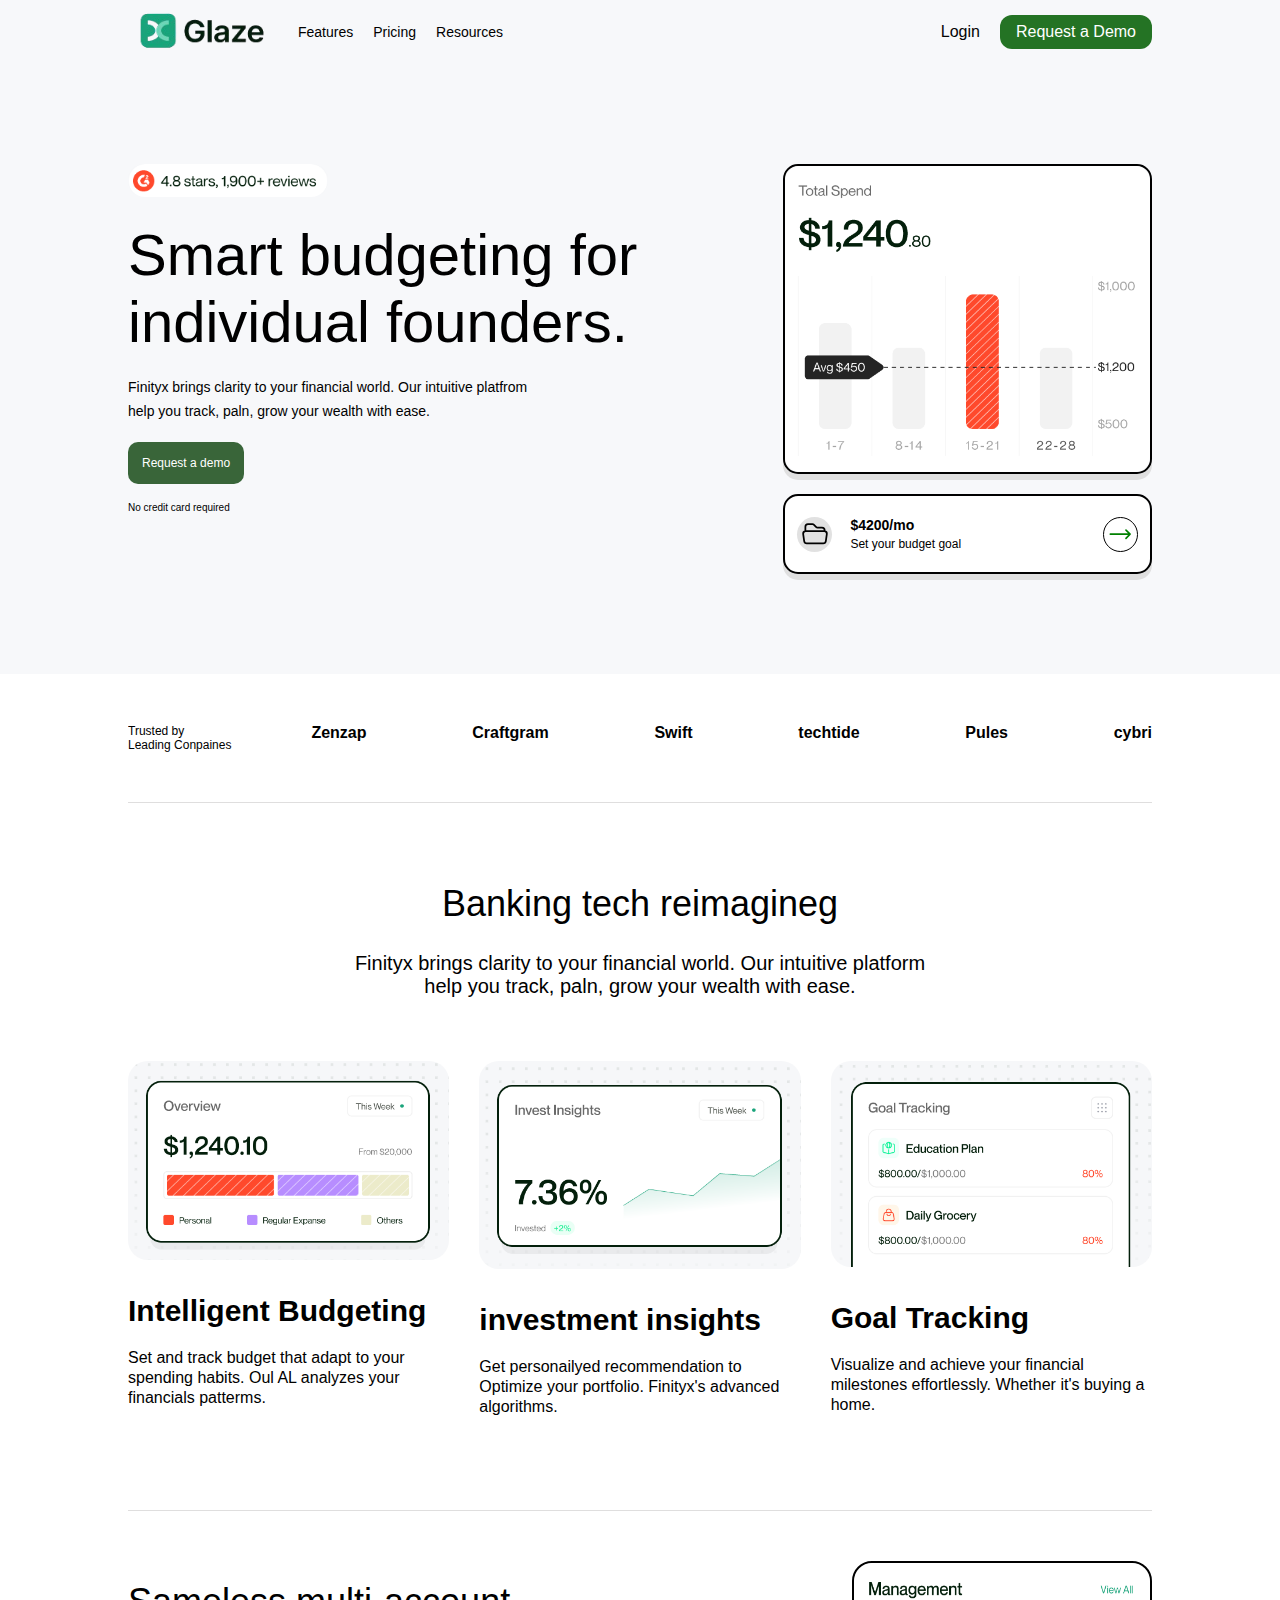
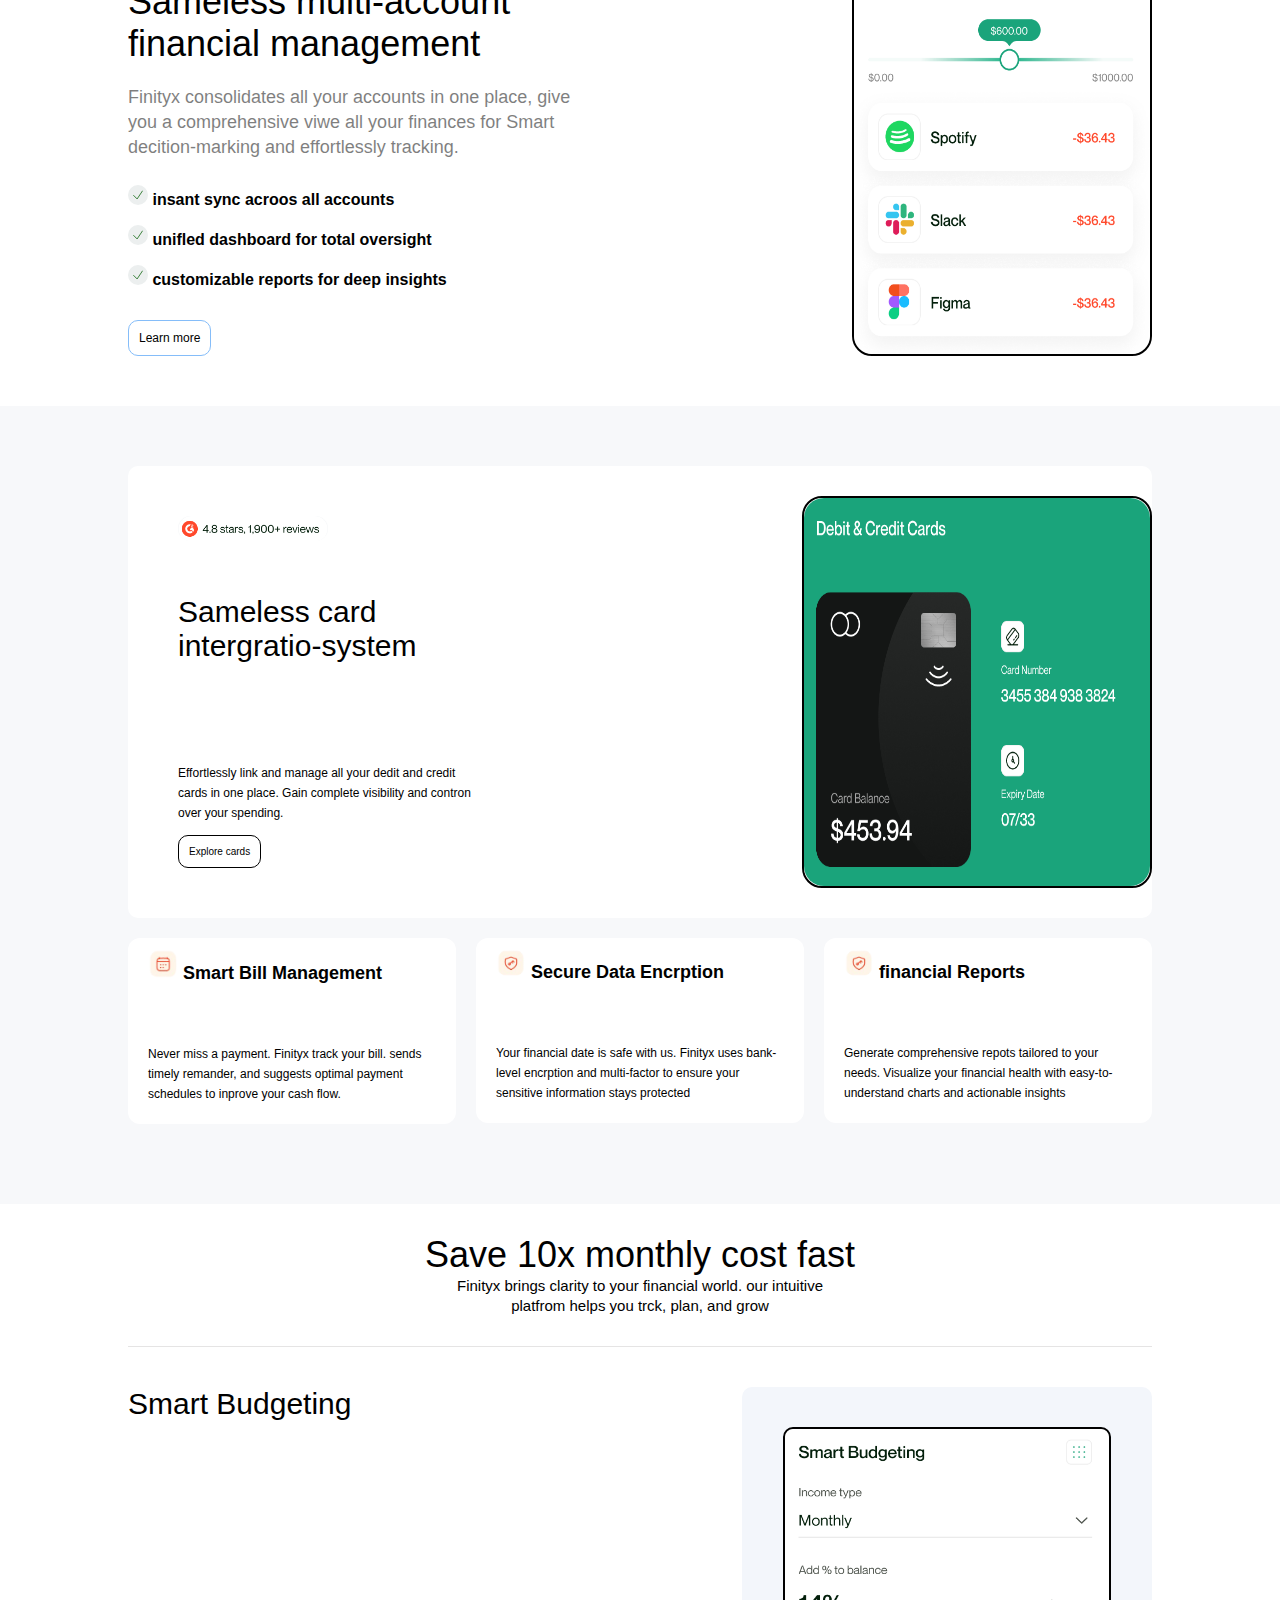
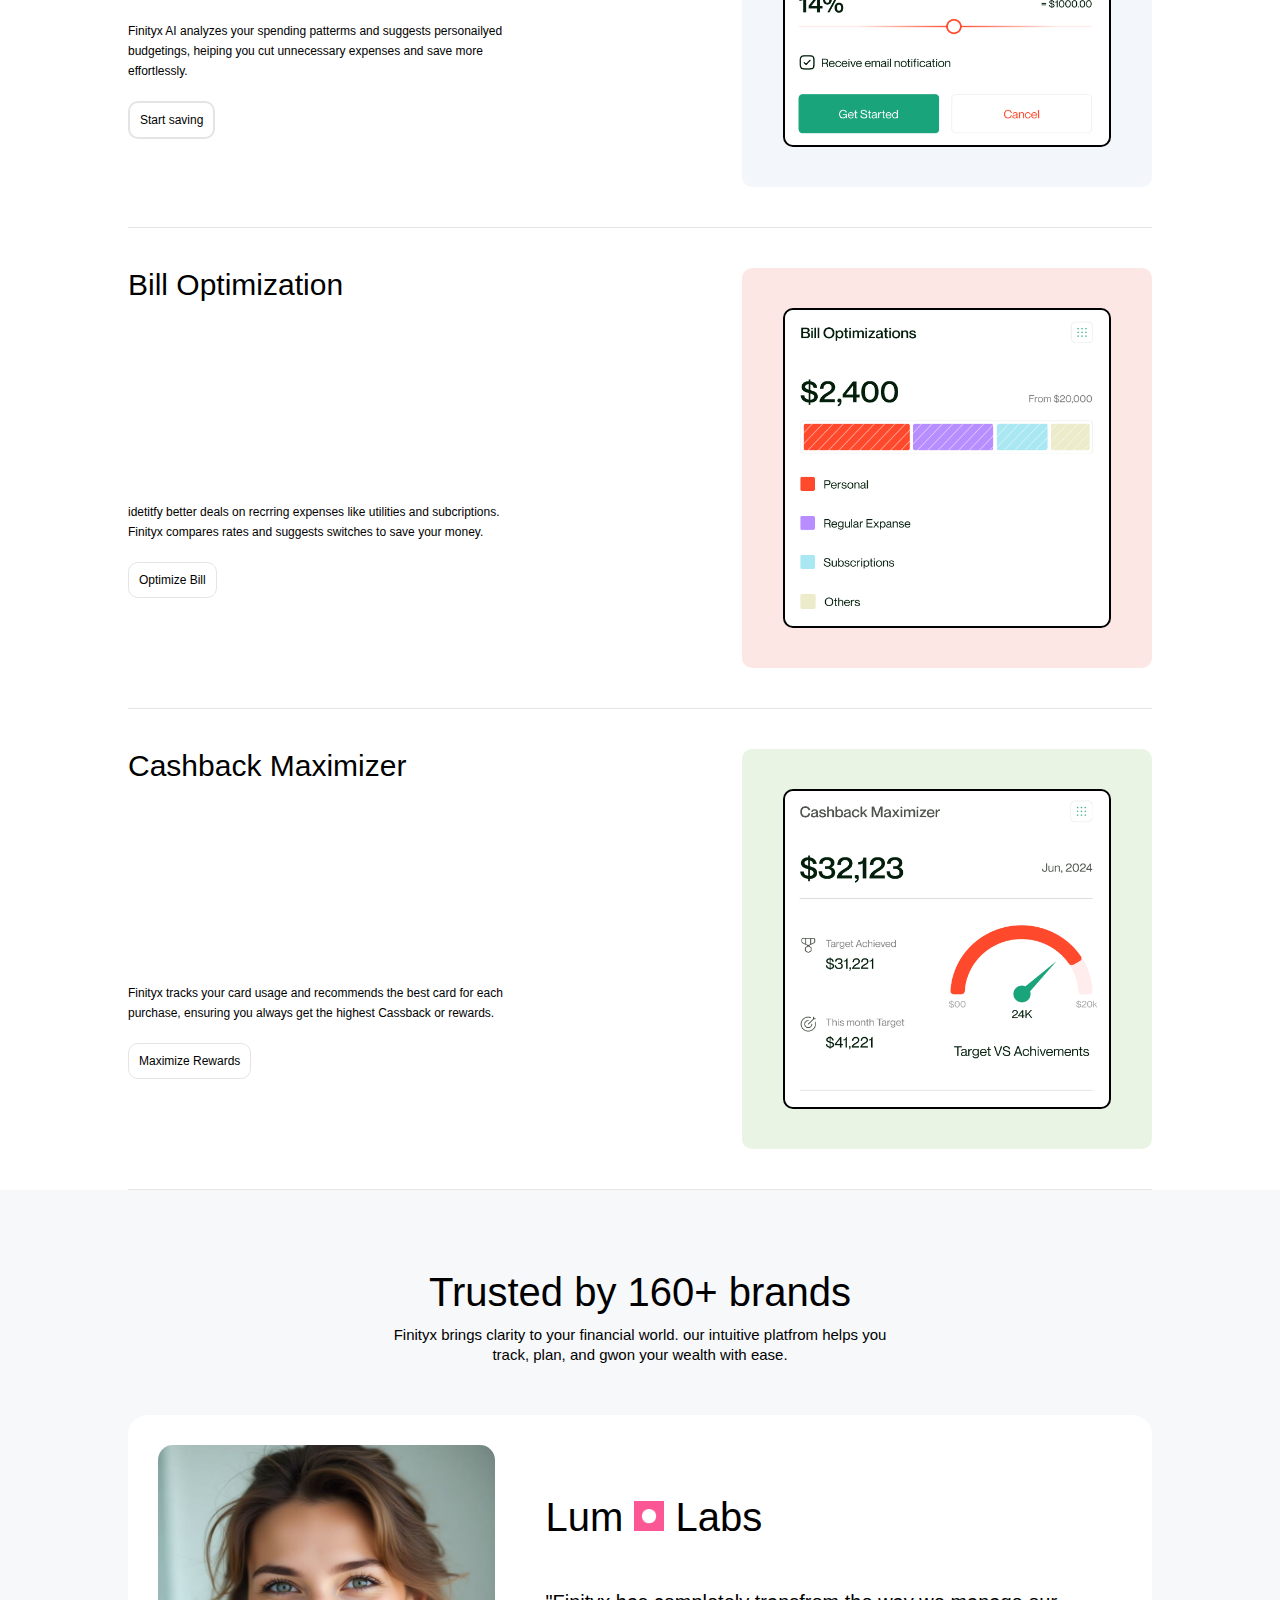
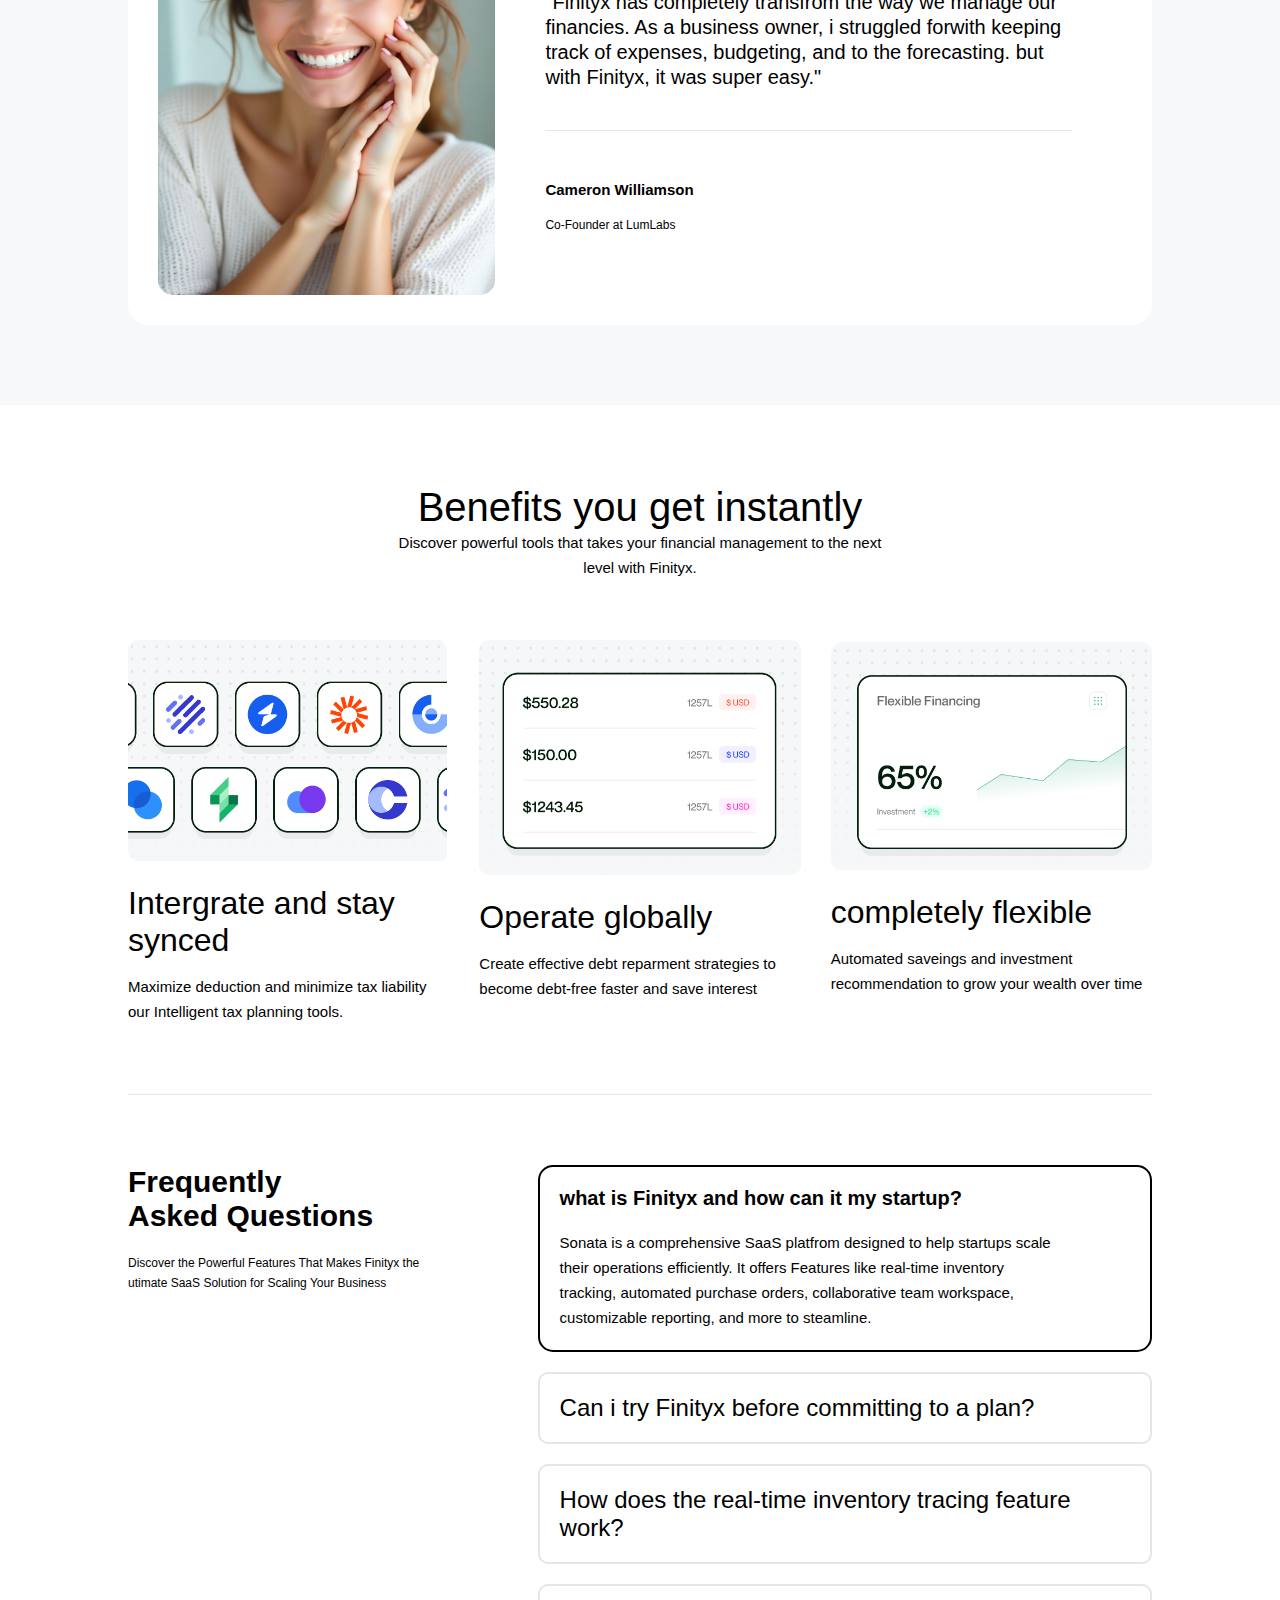
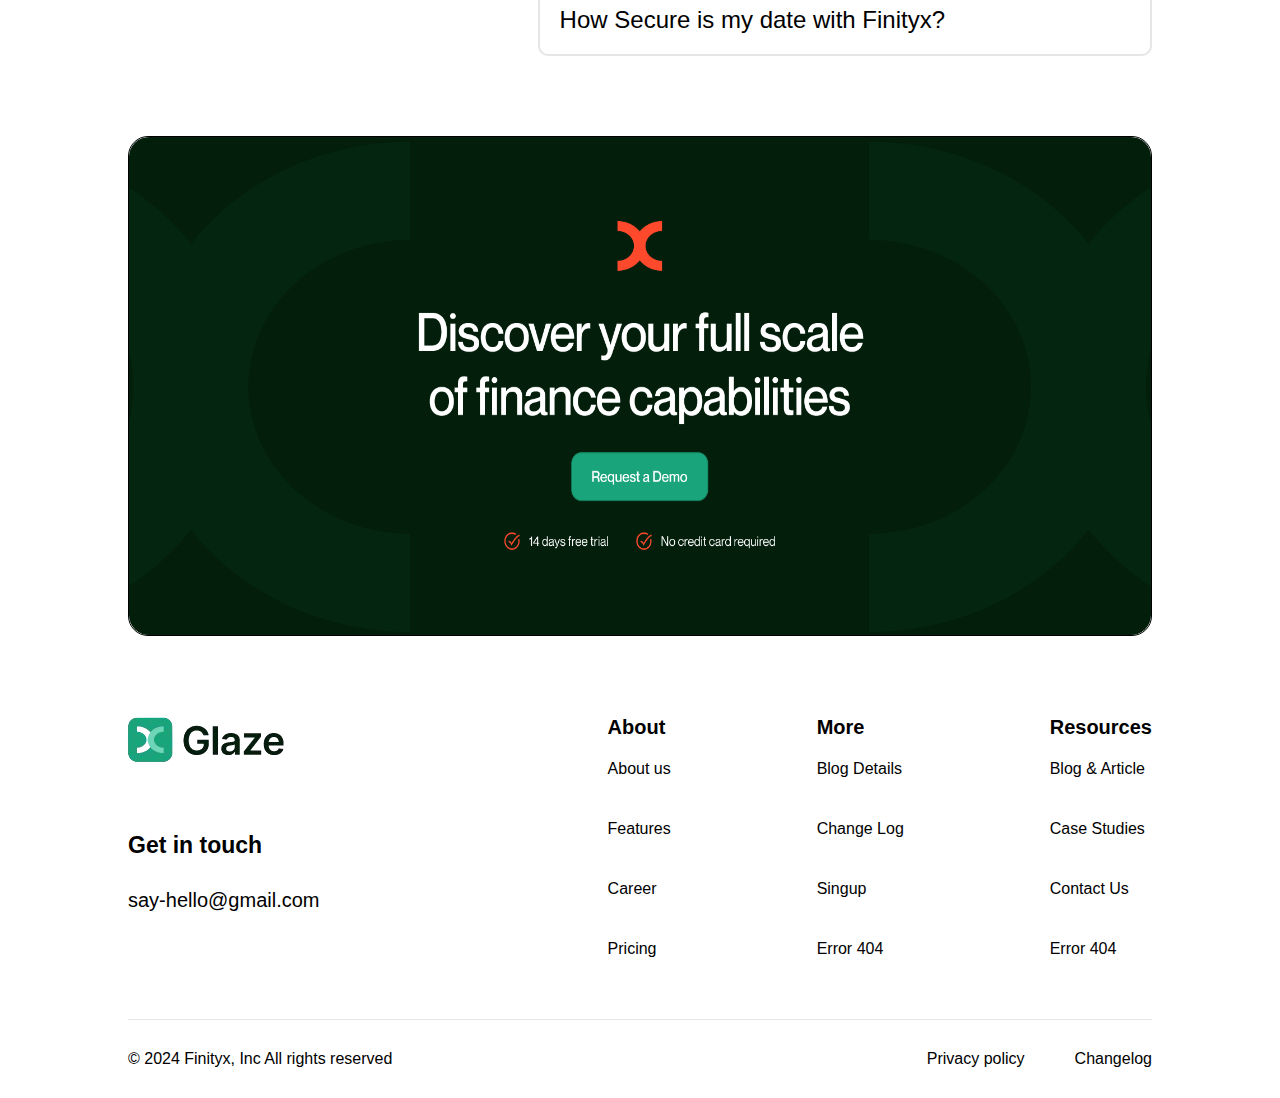
<file: index.html>
<!DOCTYPE html>
<html lang="en">

<head>
    <meta charset="UTF-8">
    <meta name="viewport" content="width=device-width, initial-scale=1.0">
    <title>Glaze | Homepage</title>
    <link rel="stylesheet" href="style.css">
</head>

<body>
    <header>
        <div class="navbar">
            <div class="navbar-left">
                <a class="logo" href="#"><img src="image/bg.png"></a>
                <ul class="navbar-links on-mobile">
                    <li><a href="#">Features</a></li>
                    <li><a href="">Pricing</a></li>
                    <li><a href="">Resources</a></li>
                </ul>
            </div>
            <div class="navbar-right">
                <a href="#" class="login on-mobile">Login</a>
                <a href="#" class="request on-mobile">Request a Demo</a>
                <div class="menu-icon">
                    <svg xmlns="http://www.w3.org/2000/svg" fill="none" viewBox="0 0 24 24" stroke-width="1.5" stroke="currentColor" class="size-6">
                      <path stroke-linecap="round" stroke-linejoin="round" d="M3.75 6.75h16.5M3.75 12h16.5m-16.5 5.25h16.5" />
                    </svg>
                </div>
                
            </div>
        </div>
    </header>
    <main>
        <section>
            <div class="hero">
                <div class="hero-content">
                    <div class="hero-content-left">    
                        <img src="image/2025.png">
                        
                        <div>
                            <h1>Smart budgeting for individual founders.</h1>
                            <p>Finityx brings clarity to your financial world. Our intuitive platfrom help you track, paln, grow your wealth with ease.</p>
                        </div>
                        <div class="cta">
                            <a href="">Request a demo</a>
                            <p> No credit card required</p>
                        </div>
                    </div>
                    <div class="hero-content-right">
                        <div class="illustration">
                            <div class="illustration1">
                                <img src="image/pic2.png" width="300px" height="250px">
                            </div>
    
                            <div class="illustration2">
                                <div class="left">
                                    <div class="icon-wrapper">
                                        <svg xmlns="http://www.w3.org/2000/svg" fill="none" viewBox="0 0 24 24" stroke-width="1.5"
                                            stroke="currentColor" class="size-7">
                                            <path stroke-linecap="round" stroke-linejoin="round"
                                                d="M3.75 9.776c.112-.017.227-.026.344-.026h15.812c.117 0 .232.009.344.026m-16.5 0a2.25 2.25 0 0 0-1.883 2.542l.857 6a2.25 2.25 0 0 0 2.227 1.932H19.05a2.25 2.25 0 0 0 2.227-1.932l.857-6a2.25 2.25 0 0 0-1.883-2.542m-16.5 0V6A2.25 2.25 0 0 1 6 3.75h3.879a1.5 1.5 0 0 1 1.06.44l2.122 2.12a1.5 1.5 0 0 0 1.06.44H18A2.25 2.25 0 0 1 20.25 9v.776" />
                                        </svg>
                                    </div>
                                    <div>
                                        <h4>$4200/mo</h4>
                                        <p>Set your budget goal</p>
                                    </div>
                                </div>
                                <div class="right">
                                    <div class="arrow-wrapper">
                                        <svg xmlns="http://www.w3.org/2000/svg" fill="none" viewBox="0 0 24 24"
                                            stroke-width="1.5" stroke="currentColor" class="size-6">
                                            <path stroke-linecap="round" stroke-linejoin="round"
                                                d="M17.25 8.25 21 12m0 0-3.75 3.75M21 12H3" />
                                        </svg>
                                    </div>
                                </div>
                            </div>
                        </div>
                    </div>
                </div>
            </div>
        </section>
        <section>
            <div class="groupcontent">
                <p>Trusted by <br> Leading Conpaines</p>
                <ul>
                    <li>Zenzap</li>
                    <li>Craftgram</li>
                    <li>Swift</li>
                    <li>techtide</li>
                    <li>Pules</li>
                    <li>cybri</li>
                </ul>
            </div>
        </section>
        <section>
            <div class="title">
                <h1>Banking tech reimagineg</h1>
                <p>Finityx brings clarity to your financial world. Our intuitive platform help you track, paln, grow your wealth with ease.</p>
            </div>
            <div class="column-wrapper">
                <div class="column">
                    <div class="card">
                        <img src="image/overview.png">
                    </div>
                    <div class="card2">
                        <h1>Intelligent Budgeting</h1>
                        <p>Set and track budget that adapt to your spending habits. Oul AL analyzes your financials patterms.</p>
                    </div>
                </div>
                <div class="column">
                    <div class="card">
                        <img src="image/invest.png">
                    </div>
                    <div class="card2">
                        <h1>investment insights</h1>
                        <p>Get personailyed recommendation to Optimize your portfolio. Finityx's advanced algorithms.</p>
                    </div>
                </div>
                <div class="column">
                    <div class="card">
                        <img src="image/goal.png">
                    </div>
                    <div class="card2">
                        <h1>Goal Tracking</h1>
                        <p>Visualize and achieve your financial milestones effortlessly. Whether it's buying a home.</p>
                    </div>
                </div>

            </div>
        </section>
        <section>
            <div class="content">
                <div class="content-left">
                    <h1>Sameless multi-account financial management</h1>
                    <p>Finityx consolidates all your accounts in one place, give you a comprehensive viwe all your finances for Smart decition-marking and effortlessly tracking.</p>
                    <ul>
                        <li>
                                <svg xmlns="http://www.w3.org/2000/svg" fill="none" viewBox="0 0 24 24" stroke-width="1.5" stroke="currentColor" class="size-6">
                                  <path stroke-linecap="round" stroke-linejoin="round" d="m4.5 12.75 6 6 9-13.5" />
                                </svg>
                            insant sync acroos all accounts
                        </li> 
                        <li>
                                <svg xmlns="http://www.w3.org/2000/svg" fill="none" viewBox="0 0 24 24" stroke-width="1.5" stroke="currentColor" class="size-6">
                                    <path stroke-linecap="round" stroke-linejoin="round" d="m4.5 12.75 6 6 9-13.5" />
                                </svg>
                            unifled dashboard for total oversight</li> 
                        <li>
                                <svg xmlns="http://www.w3.org/2000/svg" fill="none" viewBox="0 0 24 24" stroke-width="1.5" stroke="currentColor" class="size-6">
                                  <path stroke-linecap="round" stroke-linejoin="round" d="m4.5 12.75 6 6 9-13.5" />
                                </svg>
                            customizable reports for deep insights
                        </li>
                    </ul>
                    <a href="#" class="login">Learn more</a>
                </div>
                <div class="content-right">
                    <div class="frame">
                        <img src="image/pic.jpg" alt="" width="300px" height=" 300px">
                    </div>
                </div>

            </div>
        </section>
        <section>
            <div class="features-card">
                <div class="features">
                    <div class="features-left">
                        <div>
                            <img src="image/2025.png">
                        </div>
                        <h1>Sameless card intergratio-system</h1>
                        <p>Effortlessly link and manage all your dedit and credit cards in one place. Gain complete visibility and contron over your spending.</p>
                        <a href="#" class="login">Explore cards</a>
                    </div>
                    <div class="features-right">
                        <div class="frame">
                            <img src="image/shot3.png">
                        </div>
                    </div>
                </div>
                <div class="features-wrapper">
                    <div class="features2">
                        <div class="card">
                            <h1> <img src="image/p.png"> Smart Bill Management</h1>
                            <p>Never miss a payment. Finityx track your bill. sends timely remander, and  suggests optimal payment schedules to inprove your cash flow.</p>
                        </div>
                    </div>
                    <div class="features2">
                        <div class="card">
                            <h1> <img src="image/p2.png">  Secure Data Encrption</h1>
                            <p>Your financial date is safe with us. Finityx uses bank-level encrption and multi-factor to ensure your sensitive information stays protected</p>
                        </div>
                    </div>
                    <div class="features2">
                        <div class="card">
                            <h1> <img src="image/p2.png">  financial Reports</h1>
                            <P>Generate comprehensive repots tailored to your needs. Visualize your financial health with easy-to-understand charts and actionable insights</P>
                        </div>
                    </div>
                </div>
            </div>
        </section>
        <section>
            <div class="testmonial-section">
                <div class="frame1">
                    <h1>Save 10x monthly cost fast</h1>
                    <p>Finityx brings clarity to your financial world. our intuitive platfrom helps you trck, plan, and grow</p>
                </div>
                <div class="frame">
                    <div class="frame2">
                        <div class="frame2-left">
                            <h1>Smart Budgeting</h1>
                            <p>Finityx AI analyzes your spending patterms and suggests personailyed budgetings, heiping
                                you cut unnecessary expenses and save more effortlessly.</p>
                            <a href="#" class="login">Start saving</a>
                        </div>
                        <div class="frame2-right">
                            <div class="cards">
                                <div class="cards2">
                                    <img src="image/shot1.png" width="250px" height="250px">
                                </div>
                            </div>
                        </div>
                    </div>
                    <div class="frame3">
                        <div class="frame3-left">
                            <h1>Bill Optimization</h1>
                            <p>idetitfy better deals on recrring expenses like utilities and subcriptions. Finityx
                                compares rates and suggests switches to save your money.</p>
                            <a href="" class="login">Optimize Bill</a>
                        </div>
                        <div class="frame3-right">
                            <div class="cards">
                                <div class="cards2">
                                    <img src="image/shot2.png" width="250px" height="250px">
                                </div>
                            </div>
                        </div>
                    </div>
                    <div class="frame4">
                        <div class="frame4-left">
                            <h1>Cashback Maximizer</h1>
                            <p>Finityx tracks your card usage and recommends the best card for each purchase, ensuring
                                you always get the highest Cassback or rewards.</p>
                            <a href="#" class="login">Maximize Rewards</a>
                        </div>
                        <div class="frame4-right">
                            <div class="cards">
                                <div class="cards2">
                                    <img src="image/shot.png" width="250px" height="250px">
                                </div>
                            </div>
                        </div>
                    </div>
                </div>
            </div>
        </section>
        <section>
            <div class="container-class">
                <div class="class">
                    <h1>Trusted by 160+ brands</h1>
                    <p>Finityx brings clarity to your financial world. our intuitive platfrom helps you track, plan, and
                        gwon your wealth with ease.</p>
                </div>
                <div class="class1">
                    <div class="class1-left">
                        <img src="image/load.jpeg">
                    </div>
                    <div class="class1-right">
                        <h1>Lum <img src="image/dot.png" width="30px" height="30px"> Labs</h1>
                        <p>"Finityx has completely transfrom the way we manage our financies. As a business owner, i
                            struggled forwith keeping track of expenses, budgeting, and to the forecasting. but with
                            Finityx, it was super easy."</p>
                        <div class="class1-right2">
                            <h3>Cameron Williamson</h3>
                            <div>Co-Founder at LumLabs</div>
                        </div>
                    </div>

                </div>
            </div>
        </section>
        <section>
            <div class="table-content">
                <div class="table0">
                    <div class="table1">
                        <h1>Benefits you get instantly</h1>
                        <p>Discover powerful tools that takes your financial management to the next level with Finityx.</p>
                    </div>
                    <div class="table-wrapper">
                        <div class="table">
                            <div class="card">
                                <img src="image/me1.png">
                            </div>
                            <div class="card2">
                                <h1>Intergrate and stay synced</h1>
                                <p>Maximize deduction and minimize tax liability our Intelligent tax planning tools.</p>
                            </div>
                        </div>
                        <div class="table">
                            <div class="card">
                                <img src="image/me2.png">
                            </div>
                            <div class="card2">
                                <h1>Operate globally</h1>
                                <p>Create effective debt reparment strategies to become debt-free faster and save interest</p>
                            </div>
                        </div>
                        <div class="table">
                            <div class="card">
                                <img src="image/me3.png">
                            </div>
                            <div class="card2">
                                <h1>completely flexible</h1>
                                <p>Automated saveings and investment recommendation  to grow your wealth over time</p>
                        </div>
                    </div>
                </div>
                <div class="table2">
                    <div class="faq">
                        <div class="faq-left">
                            <h1>Frequently Asked Questions</h1>
                            <p>Discover the Powerful Features That Makes Finityx the utimate SaaS Solution for Scaling Your Business</p>
                        </div>
                        <div class="faq-right">
                            <div class="options">
                                <div class="option1">
                                    <h1>what is Finityx and how can it my startup?</h1>
                                    <p>Sonata is a comprehensive SaaS platfrom designed to help startups scale their operations efficiently. It offers Features like real-time inventory tracking, automated purchase orders, collaborative team workspace, customizable reporting, and more to steamline. </p>
                                </div>
                                <div class="option2">
                                    <h1>Can i try Finityx before committing to a plan?</h1>
                                </div>
                                <div class="option3">
                                    <h1>How does the real-time inventory tracing feature work?</h1>
                                </div>
                                <div class="option4">
                                    <h1>How Secure is my date with Finityx?</h1>
                                </div>
                            </div>
                        </div>
                    </div>
                </div>
            </div>
        </section>
        <section>
            <div class="container">
                <div class="container2">
                    <img src="image/me4.png">
                </div>

            </div>
        </section>
    </main>
    <footer>
        <div class="footer-content">
            <div class="main-content">
                <div class="main-content-left">
                   <img src="image/bg.png">
                   <h1>Get in touch</h1>
                   <a href="#">say-hello@gmail.com</a>
                </div>
                <div class="main-content-right">
                    <div class="main1">
                        <ul>
                            <h1>About</h1>
                            <li>About us</li>
                            <li>Features</li>
                            <li>Career</li>
                            <li>Pricing</li>
                        </ul>
                    </div>
                    <div class="main2">
                        <ul>
                            <h1>More</h1>
                            <li>Blog Details</li>
                            <li>Change Log</li>
                            <li>Singup</li>
                            <li>Error 404</li>
                        </ul>
                    </div>
                    <div class="main3">
                        <ul>
                            <h1>Resources</h1>
                            <li>Blog & Article</li>
                            <li>Case Studies</li>
                            <li>Contact Us</li>
                            <li>Error 404</li>
                        </ul>
                    </div>
                </div>
            </div>
            <div class="buttom">
                <div class="lower-footer">
                    <p>&copy; 2024 Finityx, Inc All rights reserved</p>
                    <div class="main4">
                        <li>Privacy policy</li>
                        <li>Changelog</li>
                    </div>
                </div>
            </div>
        </div>
    </footer>
</body>

</html>
</file>
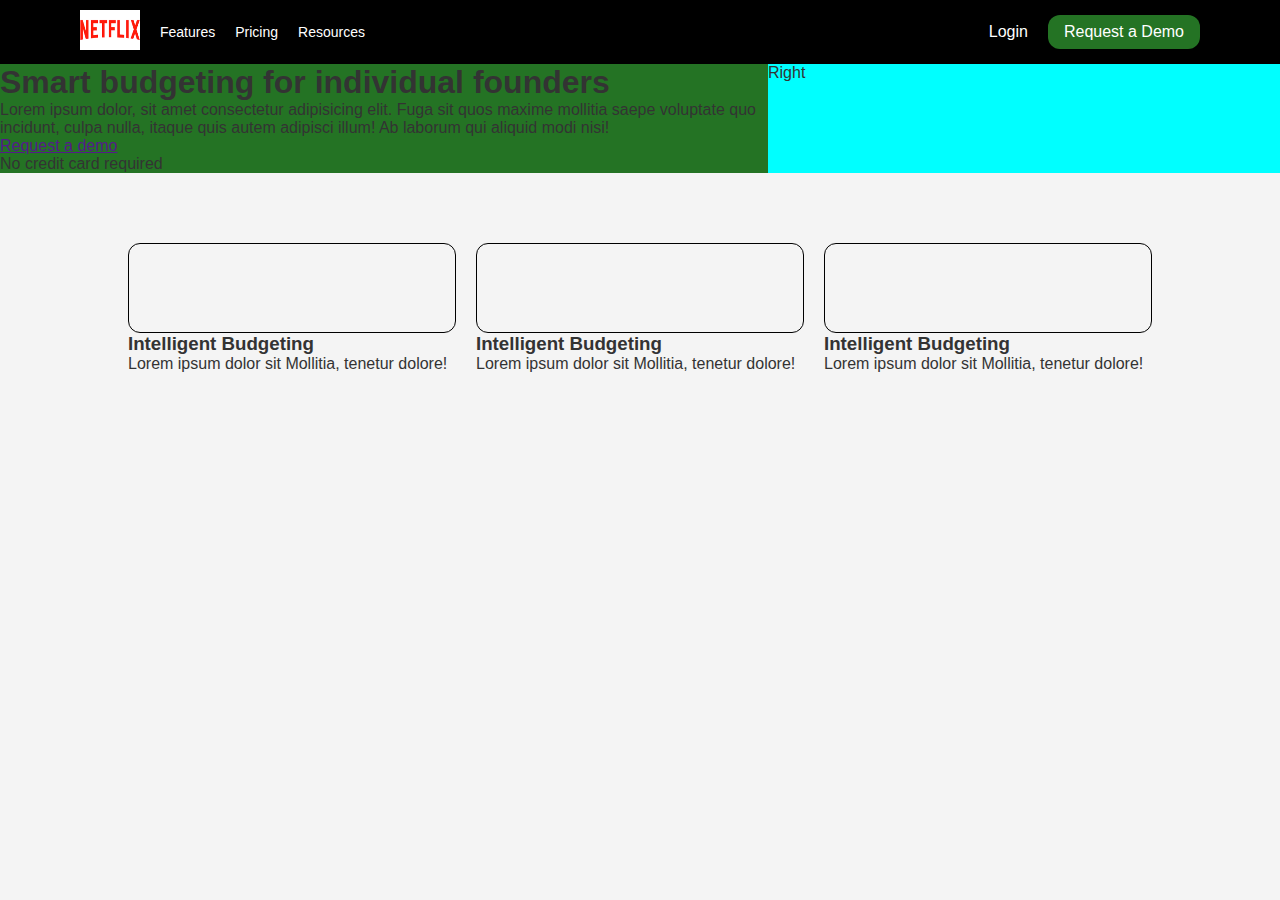
<file: Glaze/index.html>
<!DOCTYPE html>
<html lang="en">
<head>
    <meta charset="UTF-8">
    <meta name="viewport" content="width=device-width, initial-scale=1.0">
    <title>Glaze | Homepage</title>
    <link rel="stylesheet" href="style.css">
</head>
<body>
    <header>
        <div class="navbar-left">
            <a class="logo" href="#"><img src="netflix.png" alt=""></a>
            <ul class="navbar-links">
                <li><a href="#">Features</a></li>
                <li><a href="">Pricing</a></li>
                <li><a href="">Resources</a></li>
            </ul>
        </div>
        <div class="navbar-right">
            <a href="#" class="login">Login</a>
            <a href="#" class="request">Request a Demo</a>
        </div>
    </header>
    <main>
        <section>
            <div class="hero-content">
                <div class="hero-content-left">
                    <div>
                        <!-- icon -->
                        <!-- text -->
                    </div>
                    <div>
                        <h1>Smart budgeting for individual founders</h1>
                        <p>Lorem ipsum dolor, sit amet consectetur adipisicing elit. Fuga sit quos maxime mollitia saepe voluptate quo incidunt, culpa nulla, itaque quis autem adipisci illum! Ab laborum qui aliquid modi nisi!</p>
                    </div>
                    <div>
                        <a href="">Request a demo</a>
                        <p>No credit card required</p>
                    </div>
                </div>
                <div class="hero-content-right">Right</div>
            </div>
        </section>
        <section>
            <div class="column-wrapper">
                <div class="column">
                    <div class="card"></div>
                    <h3>Intelligent Budgeting</h3>
                    <p>Lorem ipsum dolor sit Mollitia, tenetur dolore!</p>
                </div>
                <div class="column">
                    <div class="card"></div>
                    <h3>Intelligent Budgeting</h3>
                    <p>Lorem ipsum dolor sit Mollitia, tenetur dolore!</p>
                </div>
                <div class="column">
                    <div class="card"></div>
                    <h3>Intelligent Budgeting</h3>
                    <p>Lorem ipsum dolor sit Mollitia, tenetur dolore!</p>
                </div>
                
            </div>
        </section>
        <section></section>
        <section></section>
        <section></section>
        <section></section>
    </main>
    <footer></footer>
</body>
</html>
</file>
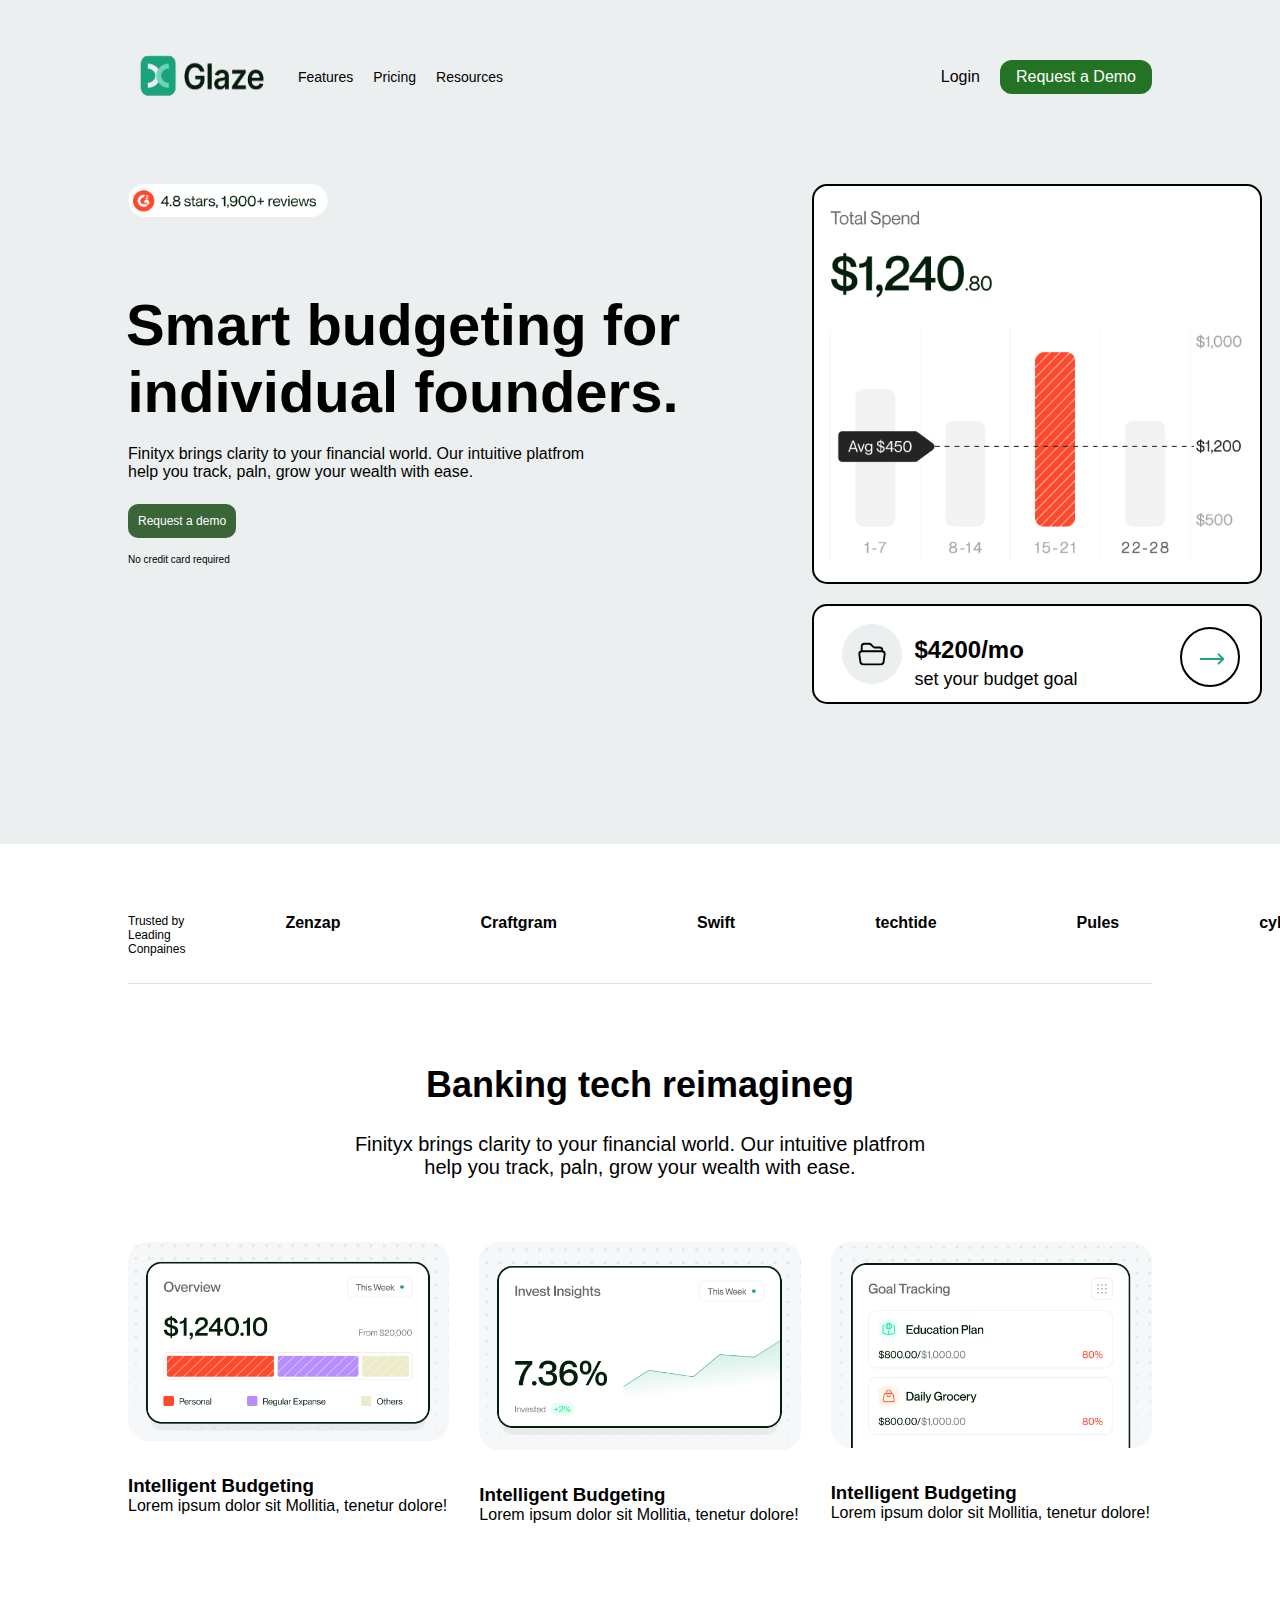
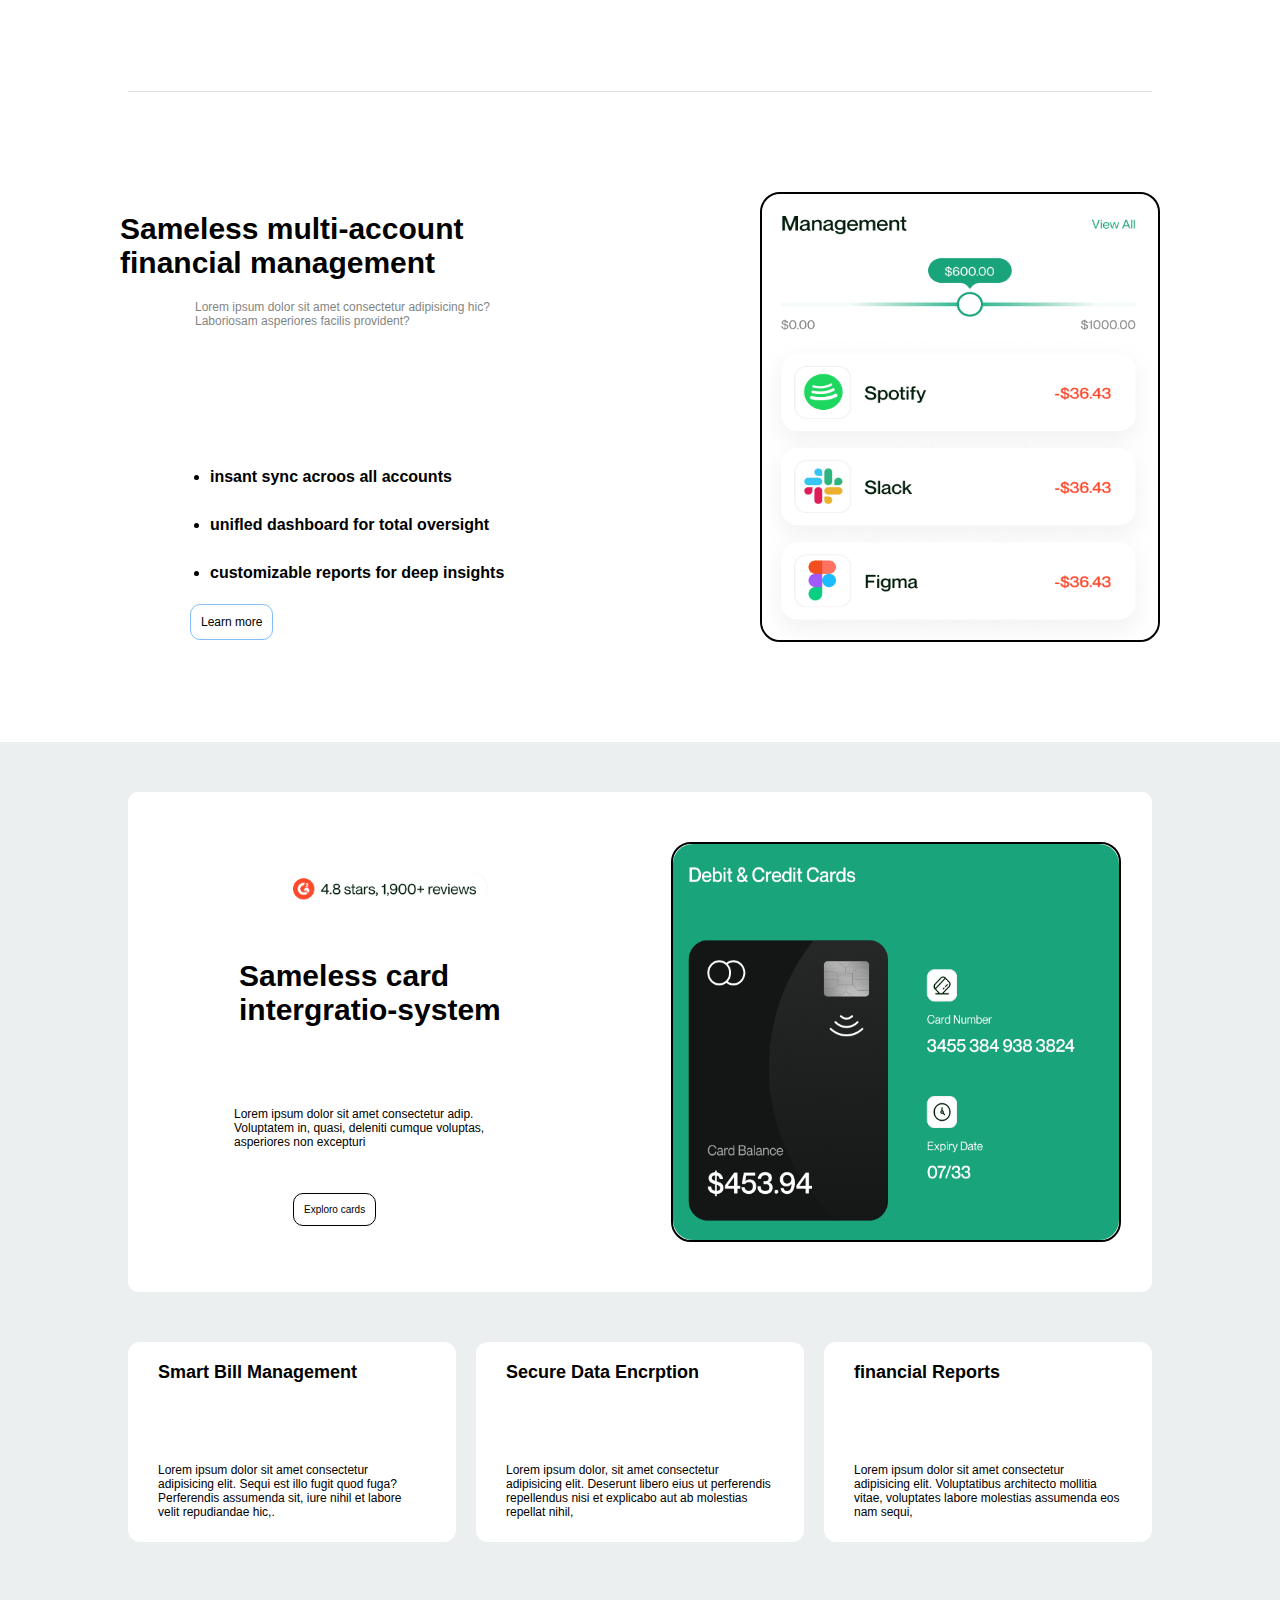
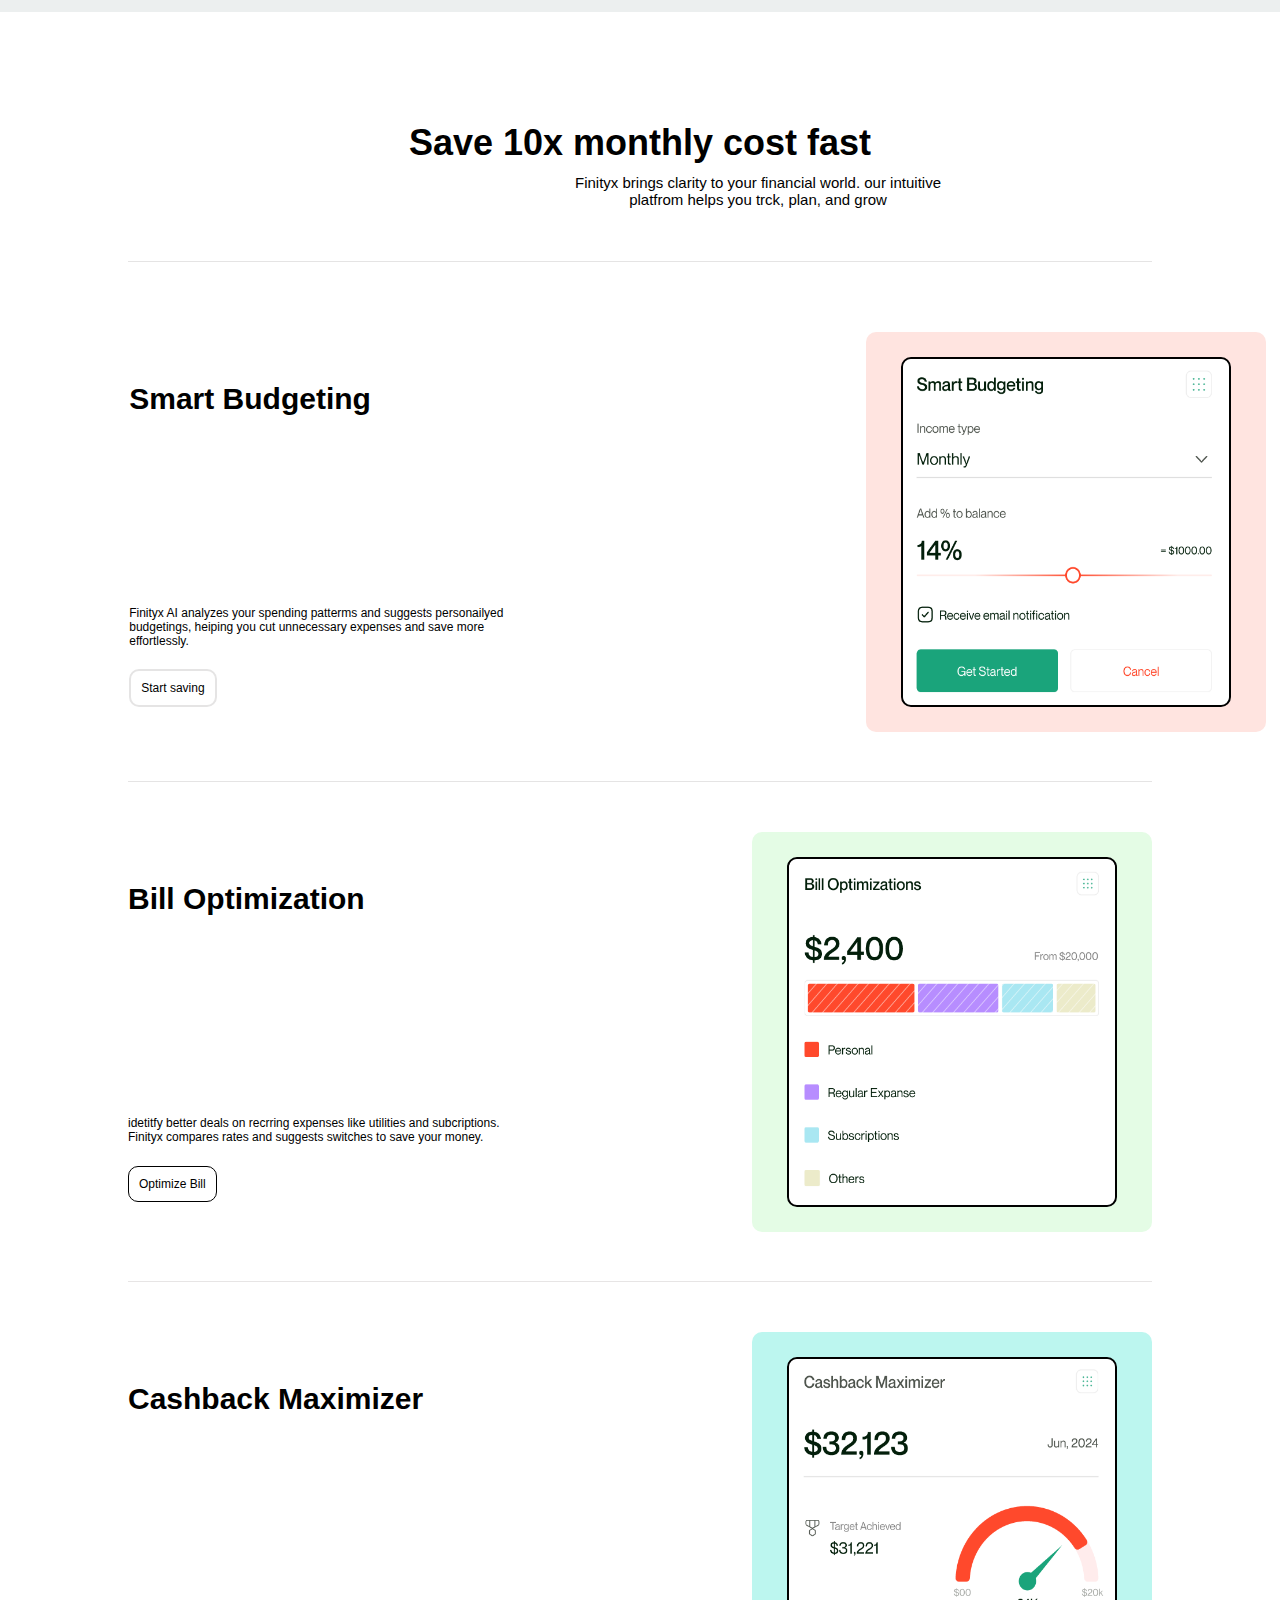
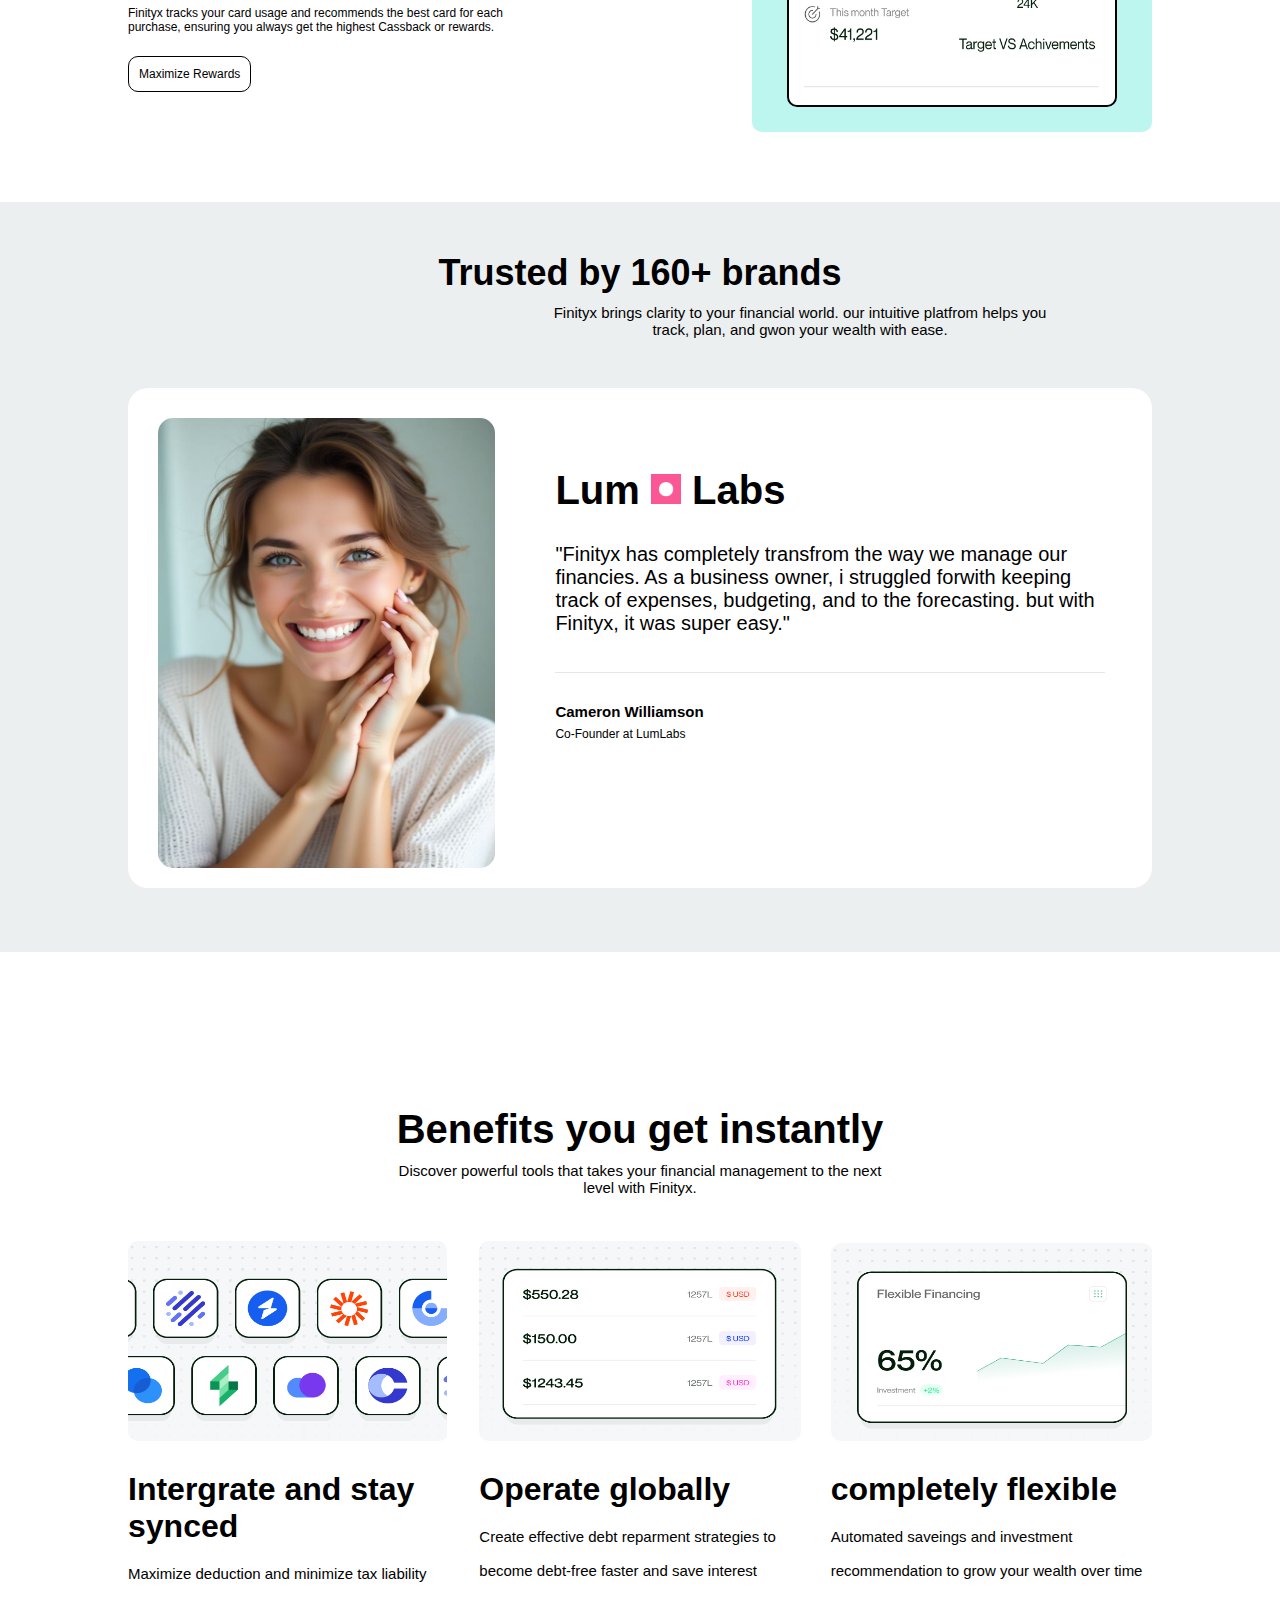
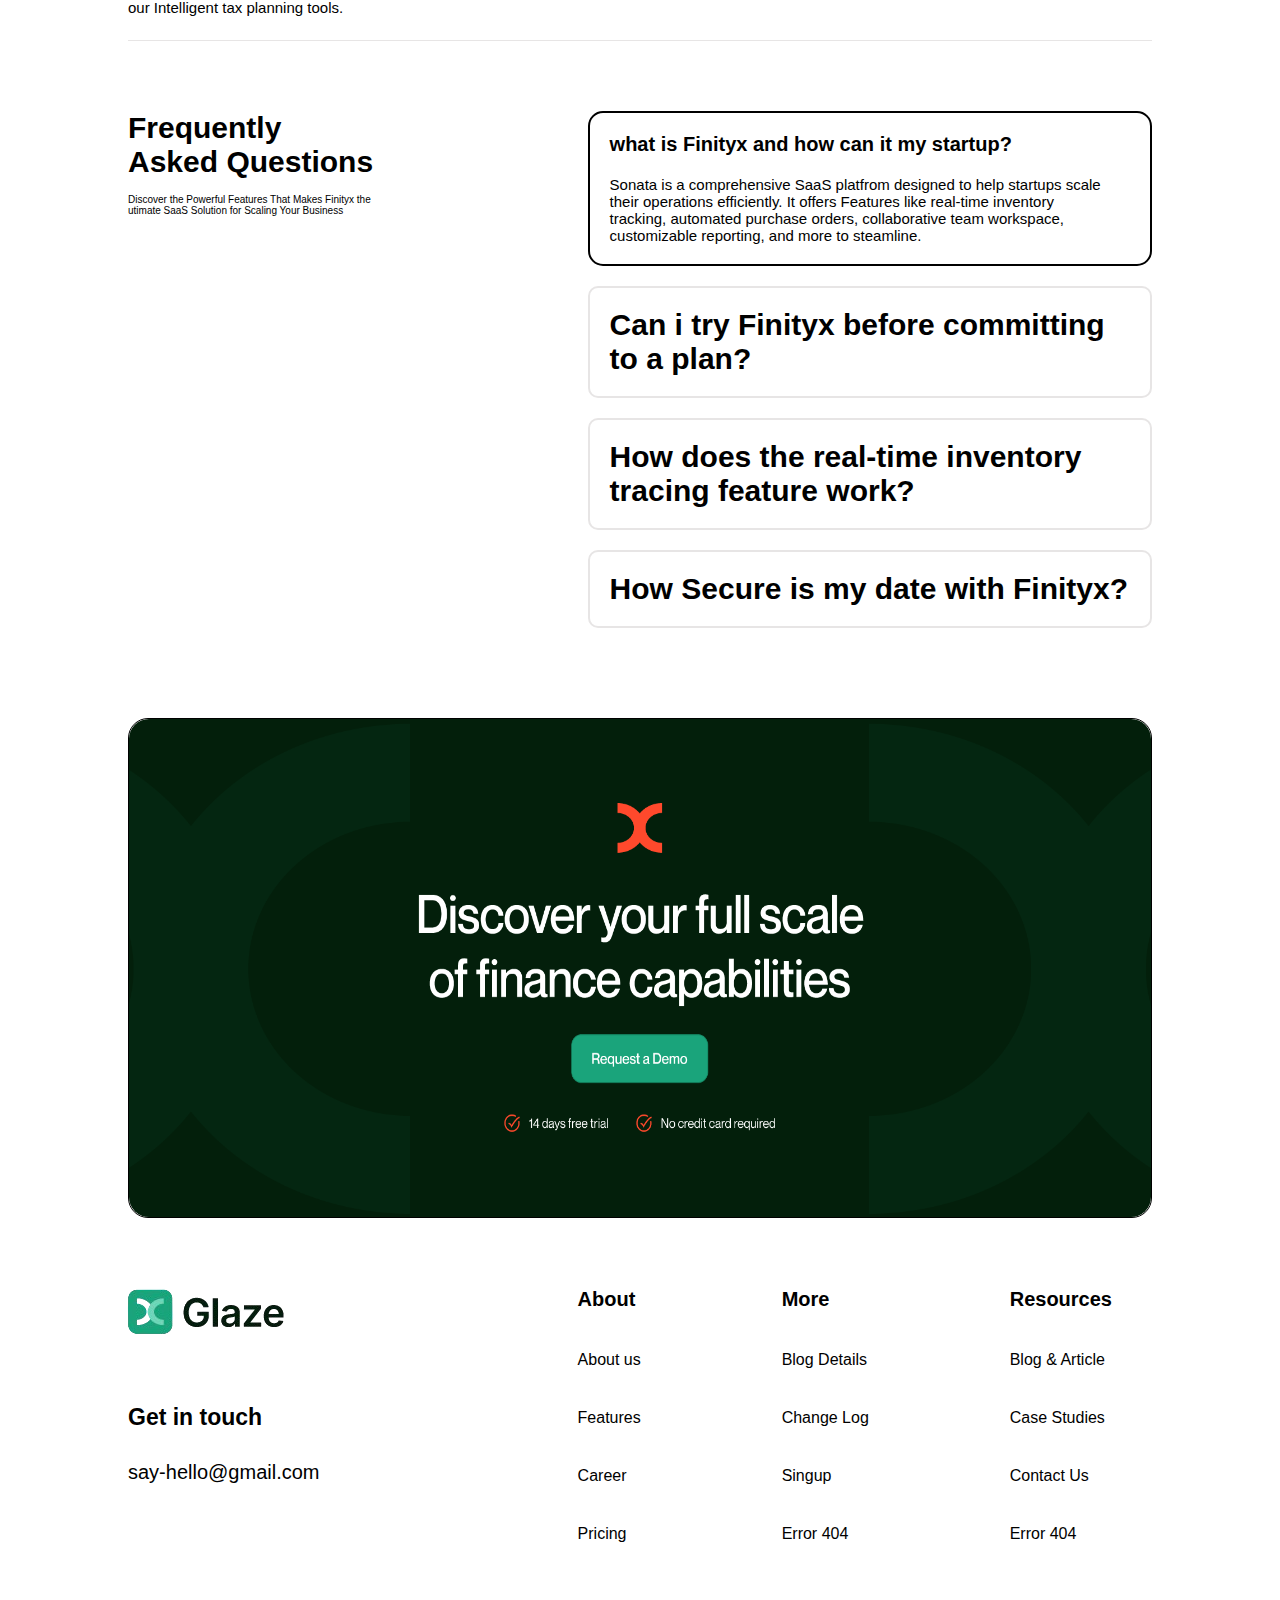
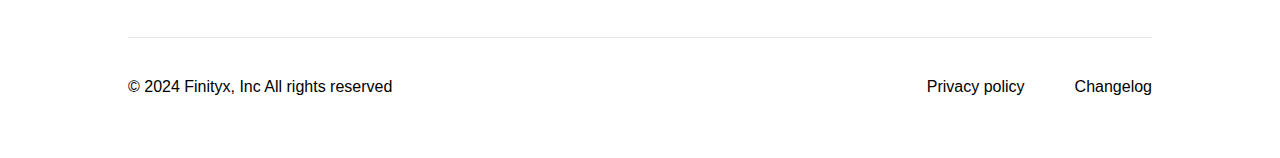
<file: image/index.html>
<!DOCTYPE html>
<html lang="en">

<head>
    <meta charset="UTF-8">
    <meta name="viewport" content="width=device-width, initial-scale=1.0">
    <title>Glaze | Homepage</title>
    <link rel="stylesheet" href="style.css">
</head>

<body>
    <header>
        <div class="navbar">
            <div class="navbar-left">
                <a class="logo" href="#"><img src="bg.png"></a>
                <ul class="navbar-links on-mobile">
                    <li><a href="#">Features</a></li>
                    <li><a href="">Pricing</a></li>
                    <li><a href="">Resources</a></li>
                </ul>
            </div>
            <div class="navbar-right">
                <a href="#" class="login on-mobile">Login</a>
                <a href="#" class="request on-mobile">Request a Demo</a>
                <div class="on-desktop">=</div>
            </div>
        </div>
    </header>
    <main>
        <section>
            <div class="hero">
                <div class="hero-content">
                    <div class="hero-content-left">
                        <div>
                            <img src="2025.png">
                        </div>
                        <div>
                            <h1>Smart budgeting for individual founders.</h1>
                            <p>Finityx brings clarity to your financial world. Our intuitive platfrom help you track, paln, grow your wealth with ease.</p>
                        </div>
                        <div>
                            <a href="">Request a demo</a>
                            <p class="center"> No credit card required</p>
                        </div>
                    </div>
                    <div class="hero-content-right">
                        <div class="llustertion">
                            <div class="llustertion1">
                                <img src="pic2.png" width="300px" height="250px">
                            </div>
    
                            <div class="llustertion2">
                                <!-- <div></div> -->
                                <h4>$4200/mo</h4>
                                <p>set your budget goal</p>
                                <div class="size">
                                    <svg xmlns="http://www.w3.org/2000/svg" fill="none" viewBox="0 0 24 24"
                                        stroke-width="1.5" stroke="currentColor" class="size-6">
                                        <path stroke-linecap="round" stroke-linejoin="round"
                                            d="M17.25 8.25 21 12m0 0-3.75 3.75M21 12H3" />
                                    </svg>
                                </div>
                            </div>
                            <div class="size1">
                                <svg xmlns="http://www.w3.org/2000/svg" fill="none" viewBox="0 0 24 24" stroke-width="1.5"
                                    stroke="currentColor" class="size-7">
                                    <path stroke-linecap="round" stroke-linejoin="round"
                                        d="M3.75 9.776c.112-.017.227-.026.344-.026h15.812c.117 0 .232.009.344.026m-16.5 0a2.25 2.25 0 0 0-1.883 2.542l.857 6a2.25 2.25 0 0 0 2.227 1.932H19.05a2.25 2.25 0 0 0 2.227-1.932l.857-6a2.25 2.25 0 0 0-1.883-2.542m-16.5 0V6A2.25 2.25 0 0 1 6 3.75h3.879a1.5 1.5 0 0 1 1.06.44l2.122 2.12a1.5 1.5 0 0 0 1.06.44H18A2.25 2.25 0 0 1 20.25 9v.776" />
                                </svg>
                            </div>
                        </div>
                    </div>
                </div>
            </div>
        </section>
        <section>
            <div class="groupcontent">
                <p>Trusted by <br> Leading Conpaines</p>
                <ul>
                    <li>Zenzap</li>
                    <li>Craftgram</li>
                    <li>Swift</li>
                    <li>techtide</li>
                    <li>Pules</li>
                    <li>cybri</li>
                </ul>
            </div>
        </section>
        <section>
            <div class="title">
                <h1>Banking tech reimagineg</h1>
                <p>Finityx brings clarity to your financial world. Our intuitive platfrom help you track, paln, grow your wealth with ease.</p>
            </div>
            <div class="column-wrapper">
                <div class="column">
                    <div class="card">
                        <img src="overview.png">
                    </div>
                    <div class="card2">
                        <h3>Intelligent Budgeting</h3>
                        <p>Lorem ipsum dolor sit Mollitia, tenetur dolore!</p>
                    </div>
                </div>
                <div class="column">
                    <div class="card">
                        <img src="invest.png">
                    </div>
                    <div class="card2">
                        <h3>Intelligent Budgeting</h3>
                        <p>Lorem ipsum dolor sit Mollitia, tenetur dolore!</p>
                    </div>
                </div>
                <div class="column">
                    <div class="card">
                        <img src="goal.png">
                    </div>
                    <div class="card2">
                        <h3>Intelligent Budgeting</h3>
                        <p>Lorem ipsum dolor sit Mollitia, tenetur dolore!</p>
                    </div>
                </div>

            </div>
        </section>
        <section>
            <div class="content">
                <div class="content-left">
                    <h1>Sameless multi-account financial management</h1>
                    <p>Lorem ipsum dolor sit amet consectetur adipisicing hic? Laboriosam asperiores facilis provident?</p>
                    <ul>
                        <li>insant sync acroos all accounts</li> 
                        <li>unifled dashboard for total oversight</li> 
                        <li>customizable reports for deep insights</li>
                    </ul>
                    <a href="#" class="login">Learn more</a>
                </div>
                <div class="content-right">
                    <div class="frame">
                        <img src="pic.jpg" alt="" width="300px" height=" 300px">
                    </div>
                </div>

            </div>
        </section>
        <section>
            <div class="features-card">
                <div class="features">
                    <div class="features-left">
                        <div>
                            <img src="2025.png">
                        </div>
                        <h1>Sameless card intergratio-system</h1>
                        <p>Lorem ipsum dolor sit amet consectetur adip. Voluptatem in, quasi, deleniti cumque voluptas,
                            asperiores non excepturi </p>
                        <a href="#" class="login">Exploro cards</a>
                    </div>
                    <div class="features-right">
                        <div class="frame">
                            <img src="shot3.png">
                        </div>
                    </div>
                </div>
                <div class="features-wrapper">
                    <div class="features2">
                        <div class="card">
                            <h1>Smart Bill Management</h1>
                            <p>Lorem ipsum dolor sit amet consectetur adipisicing elit. Sequi est illo fugit quod fuga?
                                Perferendis assumenda sit, iure nihil et labore velit repudiandae hic,.</p>
                        </div>
                    </div>
                    <div class="features2">
                        <div class="card">
                            <h1>Secure Data Encrption</h1>
                            <p>Lorem ipsum dolor, sit amet consectetur adipisicing elit. Deserunt libero eius ut
                                perferendis repellendus nisi et explicabo aut ab molestias repellat nihil,</p>
                        </div>
                    </div>
                    <div class="features2">
                        <div class="card">
                            <h1>financial Reports</h1>
                            <P>Lorem ipsum dolor sit amet consectetur adipisicing elit. Voluptatibus architecto mollitia
                                vitae, voluptates labore molestias assumenda eos nam sequi,</P>
                        </div>
                    </div>
                </div>
            </div>
        </section>
        <section>
            <div class="testmonial-section">
                <div class="frame1">
                    <h1>Save 10x monthly cost fast</h1>
                    <p>Finityx brings clarity to your financial world. our intuitive platfrom helps you trck, plan, and grow</p>
                </div>
                <div class="frame">
                    <div class="frame2">
                        <div class="frame2-left">
                            <h1>Smart Budgeting</h1>
                            <p>Finityx AI analyzes your spending patterms and suggests personailyed budgetings, heiping
                                you cut unnecessary expenses and save more effortlessly.</p>
                            <a href="#" class="login">Start saving</a>
                        </div>
                        <div class="frame2-right">
                            <div class="cards">
                                <div class="cards2">
                                    <img src="shot1.png" width="250px" height="250px">
                                </div>
                            </div>
                        </div>
                    </div>
                    <div class="frame3">
                        <div class="frame3-left">
                            <h1>Bill Optimization</h1>
                            <p>idetitfy better deals on recrring expenses like utilities and subcriptions. Finityx
                                compares rates and suggests switches to save your money.</p>
                            <a href="" class="login">Optimize Bill</a>
                        </div>
                        <div class="frame3-right">
                            <div class="cards">
                                <div class="cards2">
                                    <img src="shot2.png" width="250px" height="250px">
                                </div>
                            </div>
                        </div>
                    </div>
                    <div class="frame4">
                        <div class="frame4-left">
                            <h1>Cashback Maximizer</h1>
                            <p>Finityx tracks your card usage and recommends the best card for each purchase, ensuring
                                you always get the highest Cassback or rewards.</p>
                            <a href="#" class="login">Maximize Rewards</a>
                        </div>
                        <div class="frame4-right">
                            <div class="cards">
                                <div class="cards2">
                                    <img src="shot.png" width="250px" height="250px">
                                </div>
                            </div>
                        </div>
                    </div>
                </div>
            </div>
        </section>
        <section>
            <div class="container-class">
                <div class="class">
                    <h1>Trusted by 160+ brands</h1>
                    <p>Finityx brings clarity to your financial world. our intuitive platfrom helps you track, plan, and
                        gwon your wealth with ease.</p>
                </div>
                <div class="class1">
                    <div class="class1-left">
                        <img src="load.jpeg">
                    </div>
                    <div class="class1-right">
                        <h1>Lum <img src="dot.png" width="30px" height="30px"> Labs</h1>
                        <p>"Finityx has completely transfrom the way we manage our financies. As a business owner, i
                            struggled forwith keeping track of expenses, budgeting, and to the forecasting. but with
                            Finityx, it was super easy."</p>
                        <div class="class1-right2">
                            <h3>Cameron Williamson</h3>
                            <div>Co-Founder at LumLabs</div>
                        </div>
                    </div>

                </div>
            </div>
        </section>
        <section>
            <div class="table-content">
                <div class="table0">
                    <div class="table1">
                        <h1>Benefits you get instantly</h1>
                        <p>Discover powerful tools that takes your financial management to the next level with Finityx.</p>
                    </div>
                    <div class="table-wrapper">
                        <div class="table">
                            <div class="card">
                                <img src="me1.png">
                            </div>
                            <div class="card2">
                                <h1>Intergrate and stay synced</h1>
                                <p>Maximize deduction and minimize tax liability <br> <br> our Intelligent tax planning tools.</p>
                            </div>
                        </div>
                        <div class="table">
                            <div class="card">
                                <img src="me2.png">
                            </div>
                            <div class="card2">
                                <h1>Operate globally</h1>
                                <p>Create effective debt reparment strategies to  <br> <br>  become debt-free faster and save interest</p>
                            </div>
                        </div>
                        <div class="table">
                            <div class="card">
                                <img src="me3.png">
                            </div>
                            <div class="card2">
                                <h1>completely flexible</h1>
                                <p>Automated saveings and investment  <br> <br> recommendation  to grow your wealth over time</p>
                        </div>
                    </div>
                </div>
                <div class="table2">
                    <div class="faq">
                        <div class="faq-left">
                            <h1>Frequently Asked Questions</h1>
                            <p>Discover the Powerful Features That Makes Finityx the utimate SaaS Solution for Scaling Your Business</p>
                        </div>
                        <div class="faq-right">
                            <div class="options">
                                <div class="option1">
                                    <h1>what is Finityx and how can it my startup?</h1>
                                    <p>Sonata is a comprehensive SaaS platfrom designed to help startups scale their operations efficiently. It offers Features like real-time inventory tracking, automated purchase orders, collaborative team workspace, customizable reporting, and more to steamline. </p>
                                </div>
                                <div class="option2">
                                    <h1>Can i try Finityx before committing to a plan?</h1>
                                </div>
                                <div class="option3">
                                    <h1>How does the real-time inventory tracing feature work?</h1>
                                </div>
                                <div class="option4">
                                    <h1>How Secure is my date with Finityx?</h1>
                                </div>
                            </div>
                        </div>
                    </div>
                </div>
            </div>
        </section>
        <section>
            <div class="container">
                <div class="container2">
                    <img src="me4.png">
                </div>

            </div>
        </section>
    </main>
    <footer>
        <div class="footer-content">
            <div class="main-content">
                <div class="main-content-left">
                   <img src="bg.png">
                   <h1>Get in touch</h1>
                   <a href="#">say-hello@gmail.com</a>
                </div>
                <div class="main-content-right">
                    <div class="main1">
                        <ul>
                            <h1>About</h1>
                            <li>About us</li>
                            <li>Features</li>
                            <li>Career</li>
                            <li>Pricing</li>
                        </ul>
                    </div>
                    <div class="main2">
                        <ul>
                            <h1>More</h1>
                            <li>Blog Details</li>
                            <li>Change Log</li>
                            <li>Singup</li>
                            <li>Error 404</li>
                        </ul>
                    </div>
                    <div class="main3">
                        <ul>
                            <h1>Resources</h1>
                            <li>Blog & Article</li>
                            <li>Case Studies</li>
                            <li>Contact Us</li>
                            <li>Error 404</li>
                        </ul>
                    </div>
                </div>
            </div>
            <div class="buttom">
                <div class="lower-footer">
                    <p>&copy; 2024 Finityx, Inc All rights reserved</p>
                    <div class="main4">
                        <li>Privacy policy</li>
                        <li>Changelog</li>
                    </div>
                </div>
            </div>
        </div>
    </footer>
</body>

</html>
</file>
<file: style.css>
* {
    margin: 0;
    padding: 0;
    box-sizing: border-box;
}

body {
    font-family: Arial, sans-serif;
    background-color: white;
}

header {
    width: 100%;
    background-color: #f7f8fa;   
}

.navbar{
    display: flex;
    width: 80%;
    margin: auto;
    justify-content: space-between;
    align-items: center;
}

.navbar-left {
    display: flex;
    align-items: center;
    gap: 20px;
}

.logo img {
    width: 150px;
    height: 60px;
}

.navbar-links {
    display: flex;
    list-style-type: none;
    margin: 0;
    padding: 0;
    gap: 20px;
}

.navbar-links li a {
    text-decoration: none;
    color: #000000;
    font-size: 14px;
}

.navbar-right {
    display: flex;
    align-items: center;
    gap: 20px;
}

.navbar-right a {
    text-decoration: none;
}

.navbar-right .login {
    color: #030303;
}

.navbar-right .request {
    color: white;
    background-color: #247324;
    border-radius: 12px;
    padding: 8px 16px;
    text-align: center;
}

.menu-icon {
    display: none;
}

.hero{
    background-color: #f7f8fa;
    width: 100%;
    padding: 100px 0;
}

.hero-content {
    display: flex;
    justify-content: space-between;
    width: 80%;
    margin: auto;
}

.hero-content-left {
  width: 60%;
}

.hero-content-left img{
    border-radius: 20px;
    width: 200px;
}

.hero-content-left h1 {
    font-size: 58px;
    font-weight: 500;
    max-width: 600px;
    width: 100%;
    margin-top: 20px;
}

.hero-content-left p {
    margin-top: 20px;
    font-size: 14px;
    max-width: 400px;
    width: 100%;
    font-weight: 300;
    line-height: 24px;
}

.hero-content-left .cta {
    margin-top: 30px;
}

.hero-content-left .cta a{
    text-decoration: none;
    font-size: 12px;
    background-color:rgb(57, 101, 57);
    color: white;
    padding: 14px;
    border-radius: 10px;
}

.hero-content-left .cta p{ 
    margin-top: 25px;
    font-size: 10px;
}

.hero-content-right {
  width: 40%;
}

.hero-content-right .illustration {
    width: 100%;
    display: flex;
    flex-direction: column;
    align-items: flex-end;
}

.hero-content-right .illustration1{
    border: 2px solid black;
    width: 90%;
    height: 310px;
    border-radius: 15px;
    box-shadow: 0 6px #dfdfdf;
}

.hero-content-right .illustration1 img{
    width: 100%;
    height: 100%;
    border-radius: inherit;
}

.hero-content-right .illustration2{
    border: 2px solid black;
    background-color: white;
    width: 90%;
    height: 80px;
    border-radius: 15px;
    margin-top: 20px;
    display: flex;
    justify-content: space-between;
    padding: 12px;
    box-shadow: 0 6px #dfdfdf;
}

.illustration2 .left {
    display: flex;
    align-items: center;
    gap: 18px;
    flex: 1;
}

.illustration2 .left .icon-wrapper {
    width: 35px;
    height: 35px;
    border-radius: 50%;
    background-color: #e1e1e1;
    display: flex;
    justify-content: center;
    align-items: center;
}

.illustration2 .left svg {
    width: 80%;
    height: 90%;
}

.illustration2 .left h4{
    font-size: 14px;
}

.illustration2 .left p{
    font-size: 12px;
    padding-top: 4px;
}

.illustration2 .right {
    flex: 1;
    display: flex;
    align-items: center;
    justify-content: flex-end;
}

.illustration2 .right .arrow-wrapper {
    width: 35px;
    height: 35px;
    border-radius: 50%;
    border: 1px solid black;
    display: flex;
    justify-content: center;
    align-items: center;
}

.illustration2 .right svg {
    width: 80%;
    height: 80%;
    color: green;
}


.groupcontent {
    display: flex;
    border-bottom: 1px solid rgb(223, 222, 222);
    width: 80%;
    margin: auto;
    padding: 50px 0;
    overflow: hidden;
}

.groupcontent p{
    font-size: 12px;
}

.groupcontent ul {
    display: flex;
    justify-content: space-between;
    flex: 1;
    margin-left: 80px;
    list-style-type: none;
}

.groupcontent ul { 
    font-weight: 600;
}



.title{
    width: 100%;
    position: relative;
    top: 60px;
}

.title h1{
    text-align: center;
    position: relative;
    top: 20px;
    font-size: 36px;
    font-weight: 500;
}

.title p{
    text-align: center;
    position: relative;
    top: 70px;
    left: 50%;
    transform: translate(-50%, -50%);
    width: 600px;
    font-size: 20px;
}

.column-wrapper {
    display: flex;
    justify-content: space-between;
    gap: 30px;
    width: 80%;
    margin: 70px auto 0;
    margin-top: 170px;
    border-bottom: 1px solid rgb(223, 222, 222);
    height: 450px;

}
.column-wrapper .column {
    width: 33.33%;
    flex: 1;
}

.column-wrapper .column .card img {
    width: 100%;
    height: 100%;
    border-radius: 20px;
}

.column-wrapper .column .card2{
    position: relative;
    top: 30px;
}

.column-wrapper .column .card2 h1{
    font-size: 30px;
    margin-bottom: 20px;
}

.column-wrapper .column .card2 p{
    line-height: 20px;
}

.content{
    width: 80%;
    display: flex;
    justify-content: space-between;
    margin: auto;
    padding: 50px 0;
}

.content-left{
    width: 50%;
}

.content-left h1{
    font-size: 36px;
    max-width: 500px;
    width: 100%;
    margin-top: 20px;
    font-weight: 500;
}

.content-left p{
    font-size: 18px;
    max-width: 450px;
    width: 100%;
    margin-top: 20px;
    opacity: 50%;
    line-height: 25px;
}

.content-left ul {
    margin-top: 20px;
}

.content-left ul li svg{
    width: 20px;
    height: 20px;
    border-radius: 50%;
    background-color: #ecefef;
    padding: 3px;
}

.content-left ul li .size-6{
    width: 20px;
    color: #247324;
}

.content-left ul li{
    line-height: 40px;
    font-weight: bold;
    list-style-type: none;
}

.content-left .login{
    text-decoration: none;
    font-size: 12px;
    color: black;
    border: 1px solid rgb(133, 189, 249);
    border-radius: 10px;
    padding: 10px;
    display: inline-block;
    margin-top: 20px;
}

.content-right{
    width: 50%;
    display: flex;
    flex-direction: column;
    align-items: flex-end;
}

.content-right .frame{
    border: 2px solid black;
    width: 300px;
    height: 100%;
    border-radius: 20px;
}

.content-right .frame img{
    width: 100%;
    height: 100%;
    border-radius: inherit;
}

.features-card{
    background-color: #f7f8fa;
    justify-content: space-between;
    padding: 60px 0;
}

.features-card .features{
    background-color: #ffffff;
    border-radius: 10px;
    width: 80%;
    margin: auto;
    display: flex;
}

.features-left{
    width: 50%;
    padding: 50px;
}

.features-left img{
    width: 150px;
    border-radius: 20px;
}

.features-left h1{
    max-width: 290px;
    font-size: 30px;
    margin-top: 50px;
    font-weight: 500;
}

.features-left p{
    max-width: 300px;
    font-size: 12px;
    margin-top: 100px;
    line-height: 20px;
}

.features-left .login{
    text-decoration: none;
    padding: 10px;
    border: 1px solid black;
    border-radius: 10px;
    color: #000000;
    font-size: 10px;
    margin-top: 12px;
    display: inline-block;
}

.features-right{
    width: 50%;
    padding: 30px 0;
    display: flex;
    flex-direction: column;
    align-items: flex-end;
}

.features-right .frame{
    border: 2px solid black;
    width: 350px;
    height: 100%;
    border-radius: 20px;
}

.features-right .frame img{
    width: 100%;
    height: 100%;
    border-radius: inherit;
}
.features-wrapper{
    display: flex;
    justify-content: space-between;
    gap: 20px;
    width: 80%;
    margin: auto;
    padding: 20px 0;
}

.features-wrapper .features2{
    width: 33.33%;
}

.features-wrapper .features2 .card{
    width: 100%;
    background-color: white;
    border-radius: 12px;
    padding: 20px;
}

.features-wrapper .features2 .card h1{
    font-size: 18px;
    position: relative;
    bottom: 10px;
}

.features-wrapper .features2 .card h1 img{
    width: 30px;
    position: relative;

}

.features-wrapper .features2 .card p{
    font-size: 12px;
    margin-top: 50px;
    line-height: 20px;
}

.testmonial-section .frame1 {
    width: 80%;
    margin: auto;
    text-align: center;  
    border-bottom: 1px solid rgb(229, 228, 228);
    padding: 30px 0;
}

.testmonial-section .frame1 h1{
    font-size: 36px;
    font-weight: 500;
}

.testmonial-section .frame1 p{
    margin: auto;
    max-width: 400px;
    font-size: 15px;
    line-height: 20px;
}

.testmonial-section .frame .frame2{
    width: 80%;
    margin: auto;
    justify-content: center;
    display: flex;
    padding: 40px 0;
    border-bottom: 1px solid rgb(229, 228, 228);
}

.testmonial-section .frame .frame2 .frame2-left{
    width: 50%;
}

.testmonial-section .frame .frame2 .frame2-left h1{
    font-size: 30px;
    font-weight: 500;
}

.testmonial-section .frame .frame2 .frame2-left p{
    margin-top: 200px;
    max-width: 400px;
    font-size: 12px;
    line-height: 20px;
}

.testmonial-section .frame .frame2 .frame2-left .login{
    text-decoration: none;
    color: #000000;
    font-size: 12px;
    border: 2px solid  rgb(229, 228, 228);
    border-radius: 10px;
    padding: 10px;
    display: inline-block;
    margin-top: 20px;
}

.testmonial-section .frame .frame2 .frame2-right{
    width: 50%;
}

.testmonial-section .frame .frame2 .frame2-right .cards{
    background-color: #f3f6fb;
    border-radius: 10px;
    width: 80%;
    height: 400px;
    margin-left: auto;
    display: flex;
}

.frame2 .frame2-right .cards .cards2{
    background-color: white;
    border-radius: 10px;
    border: 2px solid black;
    width: 80%;
    height: 80%;
    margin: auto;
}

.frame2 .frame2-right .cards .cards2 img{
    width: 100%;
    height: 100%;
    border-radius: inherit;
}

.testmonial-section .frame .frame3{
    width: 80%;
    margin: auto;
    padding: 40px 0;
    justify-content: center;
    display: flex;
    border-bottom: 1px solid #e7e5e5;
}

.testmonial-section .frame .frame3 .frame3-left{
    width: 50%;
}

.testmonial-section .frame .frame3 .frame3-left h1{
    font-size: 30px;
    font-weight: 500;
}

.testmonial-section .frame .frame3 .frame3-left p{
    max-width: 400px;
    font-size: 12px;
    margin-top: 200px;
    line-height: 20px;
}

.testmonial-section .frame .frame3 .frame3-left .login{
    text-decoration: none;
    color: #000000;
    font-size: 12px;
    border: 1px solid  rgb(229, 228, 228);
    border-radius: 10px;
    padding: 10px;
    display: inline-block;
    margin-top: 20px;
}

.testmonial-section .frame .frame3 .frame3-right{
    width: 50%;
}

.testmonial-section .frame .frame3 .frame3-right .cards{
    background-color: #fde7e4;
    border-radius: 10px;
    width: 80%;
    height: 400px;
    margin-left: auto;
    display: flex;
}

.frame3 .frame3-right .cards .cards2{
    background-color: white;
    border-radius: 10px;
    border: 2px solid black;
    width: 80%;
    height: 80%;
    margin: auto;
}

.frame3 .frame3-right .cards .cards2 img{
    width: 100%;
    height: 100%;
    border-radius: inherit;
}

.testmonial-section .frame .frame4{
    width: 80%;
    margin: auto;
    padding: 40px 0;
    justify-content: center;
    display: flex;
    border-bottom: 1px solid #e7e5e5;
}

.testmonial-section .frame .frame4 .frame4-left{
    width: 50%;
}

.testmonial-section .frame .frame4 .frame4-left h1{
    font-size: 30px;
    font-weight: 500;
}

.testmonial-section .frame .frame4 .frame4-left p{
    max-width: 400px;
    font-size: 12px;
    margin-top: 200px;
    line-height: 20px;
}

.testmonial-section .frame .frame4 .frame4-left .login{
    text-decoration: none;
    color: #000000;
    font-size: 12px;
    border: 1px solid rgb(229, 228, 228);
    border-radius: 10px;
    padding: 10px;
    display: inline-block;
    margin-top: 20px;
}

.testmonial-section .frame .frame4 .frame4-right{
    width: 50%;
}

.testmonial-section .frame .frame4 .frame4-right .cards{
    background-color: #e9f4e4;
    border-radius: 10px;
    width: 80%;
    height: 400px;
    margin-left: auto;
    display: flex;
}

.frame4 .frame4-right .cards .cards2{
    background-color: white;
    border-radius: 10px;
    border: 2px solid black;
    width: 80%;
    height: 80%;
    margin: auto;
}

.frame4 .frame4-right .cards .cards2 img{
    width: 100%;
    height: 100%;
    border-radius: inherit;
}

.container-class{
    background-color:  #f7f8fa;
    padding: 80px 0;
}

.container-class .class{
    text-align: center;
    
}

.container-class .class h1{
    font-weight: 500;
    font-size: 40px;
    margin-bottom: 10px;
}

.container-class .class p{
    font-size: 15px;  
    max-width: 500px;
    margin: auto;
    line-height: 20px;
}

.container-class .class1{
    background-color: white;
    width: 80%;
    margin: auto;
    padding: 30px;
    margin-top: 50px;
    border-radius: 20px;
    display: flex;
}

.container-class .class1 .class1-left{
    width: 35%;
    height: 450px;
}

.container-class .class1 .class1-left img{
    width: 100%;
    height: 100%;
    border-radius: 15px;
}

.container-class .class1 .class1-right{
    width: 65%;
    padding: 50px;
}

.container-class .class1 .class1-right h1{
    font-size: 40px;
    font-weight: 500;
}

.container-class .class1 .class1-right p{
    margin-top: 50px;
    font-size: 20px;
    max-width: 550px;
    border-bottom: 1px solid rgb(231, 229, 229);
    padding-bottom: 40px;
    line-height: 25px;
}

.container-class .class1 .class1-right2 h3 {
    margin-top: 50px;
    font-size: 15px;
}

.container-class .class1 .class1-right2 div {
    font-size: 12px;
    margin-top: 20px;
}

.table-content .table1{
    padding-top: 80px;
    text-align: center;
}

.table-content .table1 h1{
    font-size: 40px;
    font-weight: 500;
}

.table-content .table1 p{
    font-size: 15px;
    max-width: 500px;
    line-height: 25px;
    margin: auto;
}

.table-wrapper{
    display: flex; 
    justify-content: space-between;
    width: 80%;
    margin: auto;
    gap: 30px;
    padding: 40px 0 70px;
    border-bottom: 1px solid  rgb(231, 229, 229);
}

.table-wrapper .table{
    width: 33.33%;
}

.table-wrapper .table .card{
    border-radius: 10px;
    padding: 20px 0;
}

.table-wrapper .table .card img{
    width: 100%;
    height: 100%;
    border-radius: inherit;
}

.table-wrapper .table .card2 h1{
    font-weight: 500;
}

.table-wrapper .table .card2 p{
    font-size: 15px;
    line-height: 25px;
    margin-top: 15px;
}

.table2 .faq{
    display: flex;
    width: 80%;
    margin: auto;
    padding-top: 70px;
}

.table2 .faq .faq-left{
    width: 40%;
}

.table2 .faq .faq-left h1{
    max-width: 250px;
    font-size: 30px;
}

.table2 .faq .faq-left p{
    font-size: 12px;
    max-width: 300px;
    margin-top: 20px;
    line-height: 20px;
}

.table2 .faq .faq-right{
    width: 60%;
}

.table2 .faq .faq-right .options .option1{
    border:2px solid black;
    border-radius: 15px;
    padding: 10px;
}

.table2 .faq .faq-right .options .option1 h1{
    font-size: 20px;
    margin: 10px;
}

.table2 .faq .faq-right .options .option1 p{
    font-size: 15px;
    max-width: 500px;
    margin: 10px;
    margin-top: 20px;
    line-height: 25px;
}

.table2 .faq .faq-right .options .option2{
    font-size: 12px;
    border: 2px solid rgb(231, 229, 229);
    border-radius: 10px;
    padding: 10px;
    margin-top: 20px;
}

.table2 .faq .faq-right .options .option2 h1{
    margin: 10px;
    font-weight: 500;
}

.table2 .faq .faq-right .options .option3{
    font-size: 12px;
    border: 2px solid rgb(231, 229, 229);
    border-radius: 10px;
    padding: 10px;
    margin-top: 20px;
}

.table2 .faq .faq-right .options .option3 h1{
    margin: 10px;
    font-weight: 500;
}

.table2 .faq .faq-right .options .option4{
    font-size: 12px;
    border: 2px solid rgb(231, 229, 229);
    border-radius: 10px;
    padding: 10px;
    margin-top: 20px;
}

.table2 .faq .faq-right .options .option4 h1{
    margin: 10px;
    font-weight: 500;
}

.container{
    padding: 80px 0;
}

.container2{
    width: 80%;
    border: 1px solid black;
    border-radius: 20px;
    height: 500px;
    margin: auto;
}

.container2 img{
    width: 100%;
    height: 100%;
    border-radius: inherit;
}

.main-content{
    width: 80%;
    display: flex;
    margin: auto;
    border-bottom: 1px solid  rgb(231, 229, 229);
    padding-bottom: 40px;
}

.main-content-left{
    width: 40%;
}

.main-content-left img{
    margin-left: -16px;
    margin-top: -16px;
}

.main-content-left h1{
    font-size: 23px;
    margin-top: 50px;
}

.main-content-left a{
    text-decoration: none;
    color: #000000;
    font-size: 20px;
    display: inline-block;
    margin-top: 30px;
}

.main-content-right{
    width: 60%;
    display: flex;
    justify-content: space-between ;
}

.main-content-right ul h1{
    margin-left: 70px;
    margin-top: 0;
    font-size: 20px;
}

.main-content-right ul li{
    margin-left: 70px;
    line-height: 60px;
    list-style-type: none;
}

.lower-footer{
    width: 80%;
    margin: auto;
    padding: 30px 0;
    display: flex;
    justify-content: space-between;
}

.lower-footer .main4{
    display: flex;
    list-style-type: none;
    gap: 50px;
}

@media screen and (max-width: 768px) {
    /* Navbar */
    .navbar{
        width: 90%;
    }

    .navbar-left {
        gap: 16px;
    }

    .logo img {
        width: 100px;
        height: 50px;
    }

    .navbar-links {
        gap: 16px;
    }


    .navbar-right {
        gap: 16px;
    }

    .navbar-right a {
        font-size: 14px;
    }

    .navbar-right .request {
        padding: 6px 12px;
    }

    .menu-icon  {
        display: none;
    }

    /* Hero Section */
    .hero{
        padding: 40px 0;
    }

    .hero-content {
        width: 90%;
    }

    .hero-content-left img{
        border-radius: 16px;
        width: 150px;
    }

    .hero-content-left h1 {
        font-size: 28px;
        font-weight: 500;
        max-width: 300px;
        margin-top: 16px;
    }

    .hero-content-left p {
        margin-top: 16px;
        font-size: 12px;
        max-width: 250px;
        font-weight: 300;
        line-height: 18px;
    }

    .hero-content-left .cta {
        margin-top: 20px;
    }

    .hero-content-left .cta a{
        font-size: 12px;
        padding: 8px;
        border-radius: 8px;
    }

    .hero-content-left .cta p{ 
        margin-top: 25px;
        font-size: 10px;
    }

    .hero-content-right {
        width: 40%;
    }

    .hero-content-right .illustration {
        width: 100%;
        display: flex;
        flex-direction: column;
        align-items: flex-end;
    }

    .hero-content-right .illustration1{
        border: 2px solid black;
        width: 90%;
        height: 310px;
        border-radius: 15px;
        box-shadow: 0 6px #dfdfdf;
    }

    .hero-content-right .illustration1 img{
        width: 100%;
        height: 100%;
        border-radius: inherit;
    }

    .hero-content-right .illustration2{
        border: 2px solid black;
        background-color: white;
        width: 90%;
        height: 80px;
        border-radius: 15px;
        margin-top: 20px;
        display: flex;
        justify-content: space-between;
        padding: 12px;
        box-shadow: 0 6px #dfdfdf;
    }

    .illustration2 .left {
        display: flex;
        align-items: center;
        gap: 18px;
        flex: 1;
    }

    .illustration2 .left .icon-wrapper {
        width: 35px;
        height: 35px;
        border-radius: 50%;
        background-color: #e1e1e1;
        display: flex;
        justify-content: center;
        align-items: center;
    }

    .illustration2 .left svg {
        width: 80%;
        height: 90%;
    }

    .illustration2 .left h4{
        font-size: 14px;
    }

    .illustration2 .left p{
        font-size: 12px;
        padding-top: 4px;
    }

    .illustration2 .right {
        flex: 1;
        display: flex;
        align-items: center;
        justify-content: flex-end;
    }

    .illustration2 .right .arrow-wrapper {
        width: 35px;
        height: 35px;
        border-radius: 50%;
        border: 1px solid black;
        display: flex;
        justify-content: center;
        align-items: center;
    }

    .illustration2 .right svg {
        width: 80%;
        height: 80%;
        color: green;
    }

    .groupcontent {
        width: 90%;
        padding: 40px 0;
    }

    .groupcontent ul {
        margin-left: 40px;
    }

    .title{
        top: 40px;
    }

    .title p{
        max-width: 600px;
        width: 100%;
        font-size: 18px;
        top: 50px;
    }

    .column-wrapper {
        display: grid;
        grid-template-columns: auto auto;
        width: 90%;
        margin-top: 70px;
        height: 100%;
        padding: 40px 0 80px;
    }
    .column-wrapper .column {
        width: 100%;
    }

    .content{
        width: 90%;
    }

    .content-left h1{
        font-size: 30px;
        margin-top: 15px;
    }

    .content-left p{
        margin-top: 15px;
        font-size: 13px;
        font-size: 15px;
    }

    .content-right{
        padding-left: 50px;
    }

    .content-right .frame{
        width: 100%;
        height: 90%;
    }

    .features-card{
        padding: 40px 0;
    }

    .features-card .features{
        width: 90%;
        padding: 20px;
    }

    .features-left{
        padding: 50px 0;
    }

    .features-left img{
        width: 100px;
    }

    .features-left h1{
        margin-top: 15px;
        width: 100%;
    }

    .features-left p{
        width: 100%;
        font-size: 12px;
        margin-top: 50px;
    }

    .features-left .login{
        margin-top: 15px;
        display: inline-block;
    }

    .features-right{
        padding-left: 50px;
    }

    .features-right .frame{
        width: 100%;
        height: 100%;
    }
    
    .features-wrapper{
        display: grid;
        grid-template-columns: auto auto;
        width: 90%;
        padding: 20px 0;
    }

    .features-wrapper .features2{
        width: 100%;
    }

    .features-wrapper .features2 .card{
        width: 100%;
    }

    .features-wrapper .features2 .card h1{
        font-size: 18px;
    }

    .features-wrapper .features2 .card p{
        font-size: 12px;
    } 

    .testmonial-section .frame1 {
        width: 90%;
        padding: 20px 0;
    }

    .testmonial-section .frame .frame2{
        width: 90%;
    }

    .testmonial-section .frame .frame2 .frame2-left p{
        margin-top: 130px;
        max-width: 330px;
        width: 100%;
    }

    .testmonial-section .frame .frame2 .frame2-right .cards{
        width: 85%;
        height:300px;
    }

    .testmonial-section .frame .frame3{
        width: 90%;
    }

    .testmonial-section .frame .frame3 .frame3-left p{
        margin-top: 130px;
        max-width: 330px;
        width: 100%;
    }

    .testmonial-section .frame .frame3 .frame3-right .cards{
        width: 85%;
        height:300px;
    }

    .testmonial-section .frame .frame4{
        width: 90%;
    }

    .testmonial-section .frame .frame4 .frame4-left p{
        margin-top: 130px;
        max-width: 330px;
        width: 100%;
    }

    .testmonial-section .frame .frame4 .frame4-right .cards{
        width: 85%;
        height:300px;
    }

    .container-class{
        padding: 60px 0;
    }

    .container-class .class1{
        width: 90%;
    }

    .container-class .class1 .class1-left{
        width: 40%;
        height: 350px;
    }

    .container-class .class1 .class1-left img{
        width: 100%;
        height: 100%;
        border-radius: 15px;
    }

    .container-class .class1 .class1-right{
        width: 60%;
        padding: 25px;
    }

    .container-class .class1 .class1-right p{
        margin-top: 30px;
        width: 100%;
        padding-bottom: 40px;
        font-size: 16px;
    }

    .container-class .class1 .class1-right2 h3 {
        margin-top: 30px;
    }

    .table-content .table1{
        padding-top: 60px;
    }

    .table-content .table1 h1{
        font-size: 30px;
        font-weight: 500;
    }

    .table-content .table1 p{
        font-size: 15px;
        width: 100%;
    }

    .table-wrapper{
        display: grid;
        grid-template-columns: auto auto;
        width: 90%;
    }
    .table-wrapper .table{
        width: 100%;
    }

    .table2 .faq{
        width: 90%;
    }

    .table2 .faq .faq-left{
        width: 40%;
    }

    .table2 .faq .faq-left h1{
        max-width: 250px;
        font-size: 30px;
    }

    .table2 .faq .faq-left p{
        max-width: 250px;
    }

    .table2 .faq .faq-right{
        padding-left: 15px;
    }

    .container{
        padding: 60px 0;
    }
    
    .container2{
        width: 90%;
        height: 380px;
    }

    .main-content{
        width: 90%;
    }

    .main-content-right ul h1{
        margin-left: 0px;
    }

    .main-content-right ul li{
        margin-left: 0px;
    }

    .lower-footer{
        width: 90%;
    }
}
@media screen and (max-width: 480px) {
    .navbar{
        width: 100%;
        margin: auto;
    }

    .logo img {
        width: 130px;
        height: 60px;
    }

    .on-mobile {
        display: none;
    }
    
    .menu-icon  {
        display: block;
        width: 26px;
        margin-bottom: 15px;
    }

    .hero{
        padding: 20px 0;
    }

    .hero-content {
        flex-direction: column;
        width: 100%;
        margin: 0;
        padding: 0 10px;
    }

    .hero-content-left {
        width: 100%;
    }

    .hero-content-left img{
        border-radius: 20px;
        width: 200px;
    }

    .hero-content-left h1 {
        font-size: 36px;
        font-weight: 500;
        max-width: 100%;
    }

    .hero-content-left p {
        margin-top: 18px;
        font-size: 14px;
        max-width: 100%;
        line-height: 22px;
    }

    .hero-content-left .cta {
        margin-top: 28px;
    }

    .hero-content-left .cta p{ 
        margin-top: 20px;
        font-size: 12px;
    }

    .hero-content-right {
        width: 100%;
        margin-top: 20px;
    }

    .hero-content-right .illustration {
        width: 70%;
        margin: auto;
    }

    .hero-content-right .illustration1{
        width: 100%;
        height: 250px;
    }

    .hero-content-right .illustration2{
        width: 100%;
        height: 60px;
        padding: 10px;
    }

    .illustration2 .left {
        gap: 16px;
    }

    .groupcontent {
        width: 95%;
        padding: 30px 0;
        overflow: hidden;
    }

    .groupcontent ul { 
        margin-left: 20px;
    }
    
    .groupcontent ul li { 
        font-weight: 600;
        font-size: 13px;
    }


    
    .title{
        width: 100%;
        position: relative;
        top: 10px;
    }
    
    .title h1{
        font-size: 26px;
    }
    
    .title p{
        top: 40px;
        max-width: 400px;
        width: 100%;
        font-size: 12px;
    }
    .column-wrapper {
        display: grid;
        grid-template-columns: auto;
        width: 95%;
        margin: auto;
        margin-top: 70px;
        height: 100%;
        line-height: 50px;
        padding: 0 0 40px 0;
    }
    .column-wrapper .column .card{
        margin: auto;
    }
    .column-wrapper .column {
        width: 100%;
        flex: 1;
    }
    
    .column-wrapper .column .card img {
        width: 100%;
        height: 100%;
        border-radius: 20px;
    }
    
    .column-wrapper .column .card2{
        position: relative;
        top: -5px;
        margin: 10px;
        line-height: 25px;
    }

    .content{
        width: 100%;
        display: block;
        padding: 40px 0;
    }

    .content-left{
        width: 100%;
        padding: 10px;
    }

    .content-left p{
        font-size: 14px;
    }

    .content-right{
        width: 100%;
        align-items: flex-start;
        padding-left: 0;
        margin-top: 30px;
     
    }

    .content-right .frame{
        width: 70%;
        height: 300px;
        margin: auto;
    }

    .content-right .frame img{
        width: 100%;
        height: 100%;
        border-radius: inherit;
    }

    .features-card .features{
        display: block;
        width: 90%;

    }

    .features-left{
        width: 100%;
        padding: 10px;
    }

    .features-left img{
        width: 150px;
    }

    .features-left h1{
        max-width: 400px;
        width: 100%;
        margin-top: 30px;
    }

    .features-left p{
        max-width: 500px;
        width: 100%;
        margin-top: 70px;
    }

    .features-right{
        width: 100%;
        padding-left: 0;
        align-items: flex-start;
    }

    .features-right .frame{
        width: 80%;
        height: 250px;
        margin: auto;
    }

    .features-wrapper{
        display: block;
        width: 90%;
    }

    .features-wrapper .features2{
        width: 100%;
        margin-top: 20px;
    }

    .features-wrapper .features2 .card{
        width: 100%;
        background-color: white;
        border-radius: 12px;
        padding: 20px;
    }

    .features-wrapper .features2 .card h1{
        font-size: 18px;
    }

    .features-wrapper .features2 .card p{
        font-size: 12px;
        margin-top: 100px;
    }

    .testmonial-section .frame1 {
        width: 95%;
    }

    .testmonial-section .frame1 h1{
        font-size: 30px;
    }

    .testmonial-section .frame1 p{
        max-width: 400px;
        width: 100%;
        font-size: 14px;
    }

    .testmonial-section .frame .frame2{
        width: 95%;
        display: block;
    }

    .testmonial-section .frame .frame2 .frame2-left{
        width: 100%;

    }

    .testmonial-section .frame .frame2 .frame2-left p{
        margin-top: 100px;
        max-width: 500px;
    }

    .testmonial-section .frame .frame2 .frame2-right{
        width: 100%;
        padding-top: 40px;
    }

    .testmonial-section .frame .frame2 .frame2-right .cards{
        width: 80%;
        height: 320px;
        margin-left: 0;
        margin: auto;
    }
    .testmonial-section .frame .frame3{
        width: 95%;
        display: block;
    }

    .testmonial-section .frame .frame3 .frame3-left{
        width: 100%;
    }

    .testmonial-section .frame .frame3 .frame3-left p{
        margin-top: 100px;
        max-width: 500px;
    }

    .testmonial-section .frame .frame3 .frame3-right{
        width: 100%;
        padding-top: 40px;
    }

    .testmonial-section .frame .frame3 .frame3-right .cards{
        width: 80%;
        height: 320px;
        margin-left: 0;
        margin: auto;
    }

     .testmonial-section .frame .frame4{
        width: 95%;
        display: block;
    }

    .testmonial-section .frame .frame4 .frame4-left{
        width: 100%;
    }

    .testmonial-section .frame .frame4 .frame4-left p{
        margin-top: 100px;
        max-width: 500px;
    }

    .testmonial-section .frame .frame4 .frame4-right{
        width: 100%;
        padding-top: 40px;
    }

    .testmonial-section .frame .frame4 .frame4-right .cards{
        width: 80%;
        height: 320px;
        margin-left: 0;
        margin: auto;
    }

    .container-class{
        padding: 50px 0;
    }

    .container-class .class{
        text-align: center;
        
    }

    .container-class .class h1{
        font-size: 36px;
    }

    .container-class .class p{
        font-size: 13px;
        width: 90%;
    }

    .container-class .class1{
        display: block;
        width: 90%;
    }

    .container-class .class1 .class1-left{
        width: 100%;
        height: 370px;
    }

    .container-class .class1 .class1-right{
        width: 100%;
        padding: 0;
        margin-top: 40px;
    }

    .container-class .class1 .class1-right h1{
    font-size: 26px;
    }

    .container-class .class1 .class1-right p{
        margin-top: 50px;
    }

    .container-class .class1 .class1-right2 h3 {
        margin-top: 50px;
    }

    .container-class .class1 .class1-right2 div {
        margin-top: 20px;
    }

    .table-content .table1{
        padding-top: 60px;
    }

    .table-content .table1 h1{
        font-size: 30px;
    }

    .table-content .table1 p{
        font-size: 12px;
        max-width: 500px;
        width: 100%;
    }

    .table-wrapper{
        display: block; 
        width: 95%;
    }

    .table-wrapper .table{
        width: 100%;
    }

    .table2 .faq{
        display: block;
        width: 100%;
        padding-top: 50px;
    }

    .table2 .faq .faq-left{
        width: 100%;
        padding: 10px;
    }

    .table2 .faq .faq-left h1{
        max-width: 500px;
    }

    .table2 .faq .faq-left p{
        max-width: 500px;
        width: 100%;
    }

    .table2 .faq .faq-right{
        width: 100%;
        padding-left: 0;
        margin-top: 30px;
        padding: 10px;
    }

    .container{
        padding: 40px 10px;
    }

    .container2{
        width: 100%;
        height: 250px;
    }

    .main-content{
        width: 95%;
        display: block;
        padding: 30px 0px;
    }

    .main-content-left{
        width: 100%;
    }

    .main-content-left h1{
        margin-top: 20px; 
    }

    .main-content-right{
        width: 100%;
        display: block;
    }

    .main-content-right ul h1{
        margin-top: 30px;
        font-size: 20px;

    }

    .main-content-right ul li{
        line-height: 40px;
    }

    .lower-footer{
        width: 100%;
        display: block;
        padding: 30px 10px;
    }

    .lower-footer .main4{
        display: block;
        list-style-type: none;
        line-height: 30px;
        margin-top: 10px;
    }

}
</file>
<file: Glaze/style.css>
* {
    margin: 0;
    padding: 0;
    box-sizing: border-box;
}

body {
    font-family: Arial, sans-serif;
    background-color: #f4f4f4;
    color: #333;
}

header {
    background-color: black;
    color: white;
    display: flex;
    justify-content: space-between;
    align-items: center;
    padding: 10px 80px;
}

.navbar-left {
    display: flex;
    align-items: center;
    gap: 20px;
}

.logo img {
    width: 60px;
    height: 40px;
}

.navbar-links {
    display: flex;
    list-style-type: none;
    margin: 0;
    padding: 0;
    gap: 20px;
}

.navbar-links li a {
    text-decoration: none;
    color: white;
    font-size: 14px;
}

.navbar-right {
    display: flex;
    align-items: center;
    gap: 20px;
}

.navbar-right .login {
    text-decoration: none;
    color: white;
}

.navbar-right .request {
    text-decoration: none;
    color: white;
    background-color: #247324;
    border-radius: 12px;
    padding: 8px 16px;
}

.hero-content {
    background-color: #ecefef;
    display: flex;
    justify-content: space-between;
    width: 100%;
}

.hero-content-left {
  width: 60%;
  background-color: #247324;
}

.hero-content-right {
  width: 40%;
  background-color: aqua;
}

.column-wrapper {
    display: flex;
    justify-content: space-between;
    gap: 20px;
    width: 80%;
    margin: 70px auto 0;
}

.column-wrapper .column {
    width: 33.33%;
    flex: 1;
}

.column-wrapper .column .card {
    width: 100%;
    border: 1px solid black;
    height: 90px;
    border-radius: 12px;
}
</file>
<file: image/style.css>
* {
    margin: 0;
    padding: 0;
    box-sizing: border-box;
}

body {
    font-family: Arial, sans-serif;
    background-color: white;
    /* color: #333; */
}

header {
    width: 100%;
    background-color: #ecefef;   
    display: flex;
}

.navbar{
    display: flex;
    width: 80%;
    justify-content: space-between;
    margin: 40px auto 0;
}

.navbar-left {
    display: flex;
    align-items: center;
    gap: 20px;
}

.logo img {
    width: 150px;
    height: 70px;
}

.navbar-links {
    display: flex;
    list-style-type: none;
    margin: 0;
    padding: 0;
    gap: 20px;
}

.navbar-links li a {
    text-decoration: none;
    color: #000000;
    font-size: 14px;
}

.navbar-right {
    display: flex;
    align-items: center;
    gap: 20px;
}

.navbar-right .login {
    text-decoration: none;
    color: #030303;
}

.navbar-right .request {
    text-decoration: none;
    color: white;
    background-color: #247324;
    border-radius: 12px;
    padding: 8px 16px;
}

.on-desktop {
    display: none;
}

.hero{
    display: flex;
    background-color: #ecefef;
    justify-content: space-between;
    width: 100%;
}

.hero-content {
    display: flex;
    width: 80%;
    justify-content: space-between;
    margin: 70px auto 0;
}

.hero-content-left {
  width: 60%;
}

.hero-content-left img{
    border-radius: 20px;
    width: 200px;
}

.hero-content-left h1 {
    margin: 70px auto 0;
    margin-left: -25px;
    text-align: center;
    font-size: 58px;
    width: 600px;
}

.hero-content-left p {
    margin-top: 20px;
    font-size: 16px;
    width: 480px;
}

.hero-content-left a{
    text-decoration: none;
    font-size: 12px;
    position: relative;
    top: 30px;
    background-color:rgb(57, 101, 57);
    color: white;
    padding: 10px;
    border-radius: 10px;
}

.hero-content-left  .center{ 
    position: relative;
    top: 35px;
    font-size: 10px;
}

.hero-content-right {
  width: 40%;
}

.hero-content-right .llustertion1{
    border: 2px solid black;
    width: 450PX;
    height: 400px;
    border-radius: 15px;
    margin-left: 70px;
}

.hero-content-right .llustertion1 img{
    width: 100%;
    height: 100%;
    border-radius: inherit;
}

.hero-content-right .llustertion2{
    border: 2px solid black;
    background-color: white;
    width: 450PX;
    height: 100px;
    border-radius: 15px;
    margin: 50px auto ;
    margin-left: 70px;
    position: relative;
    bottom: 30px;
}

.hero-content-right .llustertion2 h4{
    margin: 30px;
    margin-left: 100px;
    font-size: 24px;
}

.hero-content-right .llustertion2 p{
    font-size: 18px;
    margin: 12px;
    margin-top: -25px;
    margin-left: 100px;

}

.hero-content-right .llustertion2 .size {
    border: 2px solid black;
    border-radius: 50%;
    width: 60px;
    height: 60px;
    position: absolute;
    right: 20px;
    bottom: 15px;
}

.hero-content-right .llustertion2 .size-6 {
    margin: 15px;
    width: 30px;
    color: #1aa47b;
}

.hero-content-right .llustertion .size1 {
    background-color:  #ecefef;
    border-radius: 50%;
    width: 60px;
    height: 60px;
    position: relative;
    bottom: 160px;
    left: 100px;
}
.hero-content-right .llustertion .size1 .size-7{
    margin: 15px;
    width: 30px;
}

.groupcontent {
    display: flex;
    border: 1px, solid rgb(223, 222, 222);
    border-width: 0px 0px 1px 0px;
    width: 80%;
    height: 70px;
    margin: 70px auto 0;
    gap: 100px;
}

.groupcontent p{
    font-size: 12px;
}

.groupcontent ul {
    display: flex;
    list-style-type: none;
    text-align: center;
    gap: 140px;
    font-weight: bold;
}

.title{
    width: 100%;
    position: relative;
    top: 60px;
}

.title h1{
    text-align: center;
    position: relative;
    top: 20px;
    font-size: 36px;
}

.title p{
    text-align: center;
    position: relative;
    top: 70px;
    left: 50%;
    transform: translate(-50%, -50%);
    width: 600px;
    font-size: 20px;
}

.column-wrapper {
    display: flex;
    justify-content: space-between;
    gap: 30px;
    width: 80%;
    margin: 70px auto 0;
    margin-top: 170px;
    border: 1px solid rgb(223, 222, 222);
    height: 450px;
    border-width: 0px 0px 1px 0px;

}
.column-wrapper .column {
    width: 33.33%;
    flex: 1;
}

.column-wrapper .column .card img {
    width: 100%;
    height: 100%;
    border-radius: 20px;
}

.column-wrapper .column .card2{
    position: relative;
    top: 30px;
}

.content{
    width: 100%;
    display: flex;
    justify-content: space-between;
    margin-top: 50px;
}

.content-left{
    width: 50%;
}

.content-left h1{
    margin: 50px auto 0;
    font-size: 30px;
    width: 400px;
    margin-top: 70px;
}

.content-left p{
    margin: 20px auto 0;
    margin-left: 195px;
    font-size: 12px;
    width: 300px;
    opacity: 50%;
}

.content-left ul {
    margin: 50px auto ;
}

.content-left ul li{
    margin: 5px ;
    margin-left: 210px;
    margin-top: 30px;
    position: relative;
    top: 90px;
    font-weight: bold;
    /* list-style-type: none; */
}

.content-left .login{
    text-decoration: none;
    margin: 190px;
    position: relative;
    top: 70px;
    font-size: 12px;
    color: black;
    border: 1px solid rgb(133, 189, 249);
    border-radius: 10px;
    padding: 10px;
}

.content-right{
    width: 50%;
}

.content-right .frame{
    border: 2px solid black;
    width: 400px;
    height: 450px;
    border-radius: 20px;
    margin: 50px auto;
}

.content-right .frame img{
    width: 100%;
    height: 100%;
    border-radius: inherit;
}

.features-card{
    background-color: #ecefef;
    justify-content: space-between;
    gap: 50px;
}

.features-card .features{
    background-color: #ffffff;
    border-radius: 10px;
    width: 80%;
    height: 500px;
    margin: 50px auto 0;
    position: relative;
    top: 50px;
    display: flex;
}

.features-left{
    width: 50%;
}

.features-left img{
    width: 200px;
    border-radius: 20px;
    margin: 80px auto 0;
    margin-left: 160px;
}

.features-left h1{
    margin: 50px auto;
    width: 290px;
    font-size: 30px;
    margin-top: 50px;
}

.features-left p{
    margin: 80px auto;
    width: 300px;
    font-size: 12px;
}

.features .login{
    text-decoration: none;
    margin: 100px;
    padding: 10px;
    border: 1px solid black;
    border-radius: 10px;
    position: relative;
    bottom: 30px;
    left: 65px;
    color: #000000;
    font-size: 10px;
}

.features-right{
    width: 50%;
}

.features-right .frame{
    border: 2px solid black;
    margin: 50px auto ;
    width: 450px;
    height: 400px;
    border-radius: 20px;
}

.features-right .frame img{
    width: 100%;
    height: 100%;
    border-radius: inherit;
}
.features-wrapper{
    display: flex;
    justify-content: space-between;
    gap: 20px;
    width: 80%;
    margin: 70px auto 0;
    height: 300px;
}

.features-wrapper .features2{
    width: 33.33%;
    flex: 1;
}

.features-wrapper .features2 .card{
    width: 100%;
    background-color: white;
    height: 200px;
    border-radius: 12px;
}

.features-wrapper .features2 .card h1{
    margin: 30px;
    font-size: 18px;
    position: relative;
    top: 20px;
}

.features-wrapper .features2 .card p{
    margin: 30px;
    font-size: 12px;
    margin-top: 100px;

}

.testmonial-section{
    justify-content: center;
    gap: 50px;
}

.testmonial-section .frame1 {
    width: 80%;
    margin: 70px auto 0;
    text-align: center;
    border: 1px solid rgb(229, 228, 228);
    padding: 30px;
    border-width: 0 0 1px 0;
    height: 180px;
}

.testmonial-section .frame1 h1{
    margin: 10px;
    font-size: 36px;
}

.testmonial-section .frame1 p{
    margin-left: 400px;
    width: 400px;
    font-size: 15px;
}

.testmonial-section .frame .frame2{
    width: 80%;
    height: 400px;
    justify-content: center;
    display: flex;
    border: 1px solid rgb(229, 228, 228);
    border-width: 0px 0px 1px 0px;
    height: 400px;
    margin: 70px auto 0;
    position: relative;
    top: 50px;
}

.testmonial-section .frame .frame2 .frame2-left{
    width: 50%;
}

.testmonial-section .frame .frame2 .frame2-left h1{
    /* margin: 50px auto 0; */
    margin-left: -50px;
    font-size: 30px;
}

.testmonial-section .frame .frame2 .frame2-left p{
    margin: 50px auto 0;
    margin-left: -50px;
    width: 400px;
    font-size: 12px;
    position: relative;
    top: 140px;
}

.testmonial-section .frame .frame2 .frame2-left .login{
    text-decoration: none;
    color: #000000;
    margin: 50px;
    margin-left: -50px;
    font-size: 12px;
    border: 2px solid  rgb(229, 228, 228);
    border-radius: 10px;
    padding: 10px;
    position: relative;
    top: 170px;
}

.testmonial-section .frame .frame2 .frame2-right{
    width: 40%;
}

.testmonial-section .frame .frame2 .frame2-right .cards{
    background-color:#ffe4e0;
    border-radius: 10px;
    width: 400px;
    height: 400px;
    margin: 50px auto 0;
    margin-left: 175px;
    position: relative;
    bottom: 250px;
}

.frame2 .frame2-right .cards .cards2{
    background-color: white;
    border-radius: 10px;
    border: 2px solid black;
    width: 330px;
    height: 350px;
    margin: 50% auto 0;
    position: relative;
    top: 25px;
}

.frame2 .frame2-right .cards .cards2 img{
    width: 100%;
    height: 100%;
    border-radius: inherit;
}

.testmonial-section .frame .frame3{
    width: 80%;
    margin: 50px auto 0;
    justify-content: center;
    height: 400px;
    display: flex;
    border: 1px solid rgb(231, 229, 229);
    border-width: 0 0 1px 0;
    height: 500px;
}

.testmonial-section .frame .frame3 .frame3-left{
    width: 50%;
}

.testmonial-section .frame .frame3 .frame3-left h1{
    margin: 100px auto 0;
    margin-left: 0px;
    font-size: 30px;
}

.testmonial-section .frame .frame3 .frame3-left p{
    margin: 50px auto 0;
    width: 400px;
    font-size: 12px;
    position: relative;
    top: 150px;
    margin-left: 0;
}

.testmonial-section .frame .frame3 .frame3-left .login{
    text-decoration: none;
    color: #000000;
    margin: 115px;
    font-size: 12px;
    border: 1px solid black;
    border-radius: 10px;
    padding: 10px;
    position: relative;
    top: 180px;
    margin-left: 0;
}

.testmonial-section .frame .frame3 .frame3-right{
    width: 50%;
}

.testmonial-section .frame .frame3 .frame3-right .cards{
    background-color: #e4fce5;
    border-radius: 10px;
    width: 400px;
    height: 400px;
    margin: 50px auto ;
    margin-right: 0px;
    position: relative;
    bottom: 150px;
}

.frame3 .frame3-right .cards .cards2{
    background-color: white;
    border-radius: 10px;
    border: 2px solid black;
    width: 330px;
    height: 350px;
    margin: 50% auto 0;
    position: relative;
    top: 25px;
}

.frame3 .frame3-right .cards .cards2 img{
    width: 100%;
    height: 100%;
    border-radius: inherit;
}

.testmonial-section .frame .frame4{
    width: 80%;
    height: 400px;
    display: flex;
    justify-content: center;
    margin: 50px auto 0;
}

.testmonial-section .frame .frame4 .frame4-left{
    width: 50%;
}

.testmonial-section .frame .frame4 .frame4-left h1{
    margin: 50px auto 0;
    margin-left: 0px;
    font-size: 30px;
}

.testmonial-section .frame .frame4 .frame4-left p{
    margin: 50px auto 0;
    width: 400px;
    font-size: 12px;
    position: relative;
    top: 140px;
    margin-left: 0;
}

.testmonial-section .frame .frame4 .frame4-left .login{
    text-decoration: none;
    color: #000000;
    margin: 115px;
    font-size: 12px;
    border: 1px solid black;
    border-radius: 10px;
    padding: 10px;
    position: relative;
    top: 170px;
    margin-left: 0;
}

.testmonial-section .frame .frame4 .frame4-right{
    width: 50%;
}

.testmonial-section .frame .frame4 .frame4-right .cards{
    background-color:#bcf6ef;
    border-radius: 10px;
    width: 400px;
    height: 400px;
    margin: 50px auto 0;
    margin-right: 0;
    position: relative;
    bottom: 200px;
}

.frame4 .frame4-right .cards .cards2{
    background-color: white;
    border-radius: 10px;
    border: 2px solid black;
    width: 330px;
    height: 350px;
    margin: 50% auto 0;
    position: relative;
    top: 25px;
}

.frame4 .frame4-right .cards .cards2 img{
    width: 100%;
    height: 100%;
    border-radius: inherit;
}

.container-class{
    background-color:  #ecefef;
    justify-content: space-between;
    height: 750px;
    /* gap: 30px; */
}

.container-class .class{
    margin: 70px auto 0;
    text-align: center;
    padding: 50px;
    
}

.container-class .class h1{
    font-weight: bolder;
    font-size: 36px;
}

.container-class .class p{
    font-size: 15px;
    width: 500px;
    margin: 10px;
    margin-left: 500px;

}

.container-class .class1{
    background-color: white;
    width: 80%;
    height: 500px;
    margin: 50px auto 0;
    border-radius: 20px;
    display: flex;
    margin-top: -10px;
}

.container-class .class1 .class1-left{
    width: 35%;
    height: 450px;
    margin: 30px;
}

.container-class .class1 .class1-left img{
    width: 100%;
    height: 100%;
    border-radius: 15px;
}

.container-class .class1 .class1-right{
    width: 65%;
    height: 400px;
    margin: 50px auto 0;
}

.container-class .class1 .class1-right h1 p{
    border: 1px solid black;
    width: 100px;
}

.container-class .class1 .class1-right h1{
    font-size: 40px;
    margin: 30px;

}

.container-class .class1 .class1-right p{
    margin: 30px;
    font-size: 20px;
    width: 550px;
    border: 1px solid rgb(231, 229, 229);
    border-width: 0 0 1px 0;
    height: 130px;
}

.container-class .class1 .class1-right2 h3 {
    margin: 30px;
    font-size: 15px;
}

.container-class .class1 .class1-right2 div {
    margin: 30px;
    font-size: 12px;
    margin-top: -23px;
}

.table-content{
    width: 100%;
}

.table-content .table1{
    position: relative;
    top: 25px;
    margin-top: 130px;
}

.table-content .table1 h1{
    text-align: center;
    font-size: 40px;
}

.table-content .table1 p{
    text-align: center;
    font-size: 15px;
    width: 500px;
    margin: 10px auto 0;

}

.table-wrapper{
    display: flex; 
    justify-content: space-between;
    width: 80%;
    margin: 70px auto 0;
    gap: 30px;
    border: 1px solid  rgb(231, 229, 229);
    height: 400px;
    border-width: 0 0 1px 0;
}

.table-wrapper .table{
    width: 33.33%;
    flex: 1;
}

.table-wrapper .table .card{
    height: 200px;
    border-radius: 10px;
    
}

.table-wrapper .table .card img{
    width: 100%;
    height: 100%;
    border-radius: inherit;
}

.table-wrapper .table .card2 h1{
    position: relative;
    top: 30px;
}

.table-wrapper .table .card2 p{
    font-size: 15px;
    position: relative;
    top: 50px;
    gap: 10px;
}

.table2 .faq{
    display: flex;
    width: 80%;
    margin: 70px auto;
    height: 100%;
}

.table2 .faq .faq-left{
    width: 40%;
}

.table2 .faq .faq-left h1{
    width: 250px;
    font-size: 30px;
}

.table2 .faq .faq-left p{
    font-size: 10px;
    width: 270px;
    position: relative;
    top: 15px;
}

.table2 .faq .faq-right{
    width: 60%;
}

.table2 .faq .faq-right .options{
    margin-left: 50px;
}

.table2 .faq .faq-right .options .option1{
    border:2px solid black;
    border-radius: 15px;
    padding: 10px;
}

.table2 .faq .faq-right .options .option1 h1{
    font-size: 20px;
    margin: 10px;
}

.table2 .faq .faq-right .options .option1 p{
    font-size: 15px;
    width: 500px;
    margin: 10px;
    margin-top: 20px;
}

.table2 .faq .faq-right .options .option2{
    font-size: 15px;
    border: 2px solid rgb(231, 229, 229);
    border-radius: 10px;
    padding: 10px;
    position: relative;
    top: 20px;
}

.table2 .faq .faq-right .options .option2 h1{
    margin: 10px;
}

.table2 .faq .faq-right .options .option3{
    font-size: 15px;
    border: 2px solid rgb(231, 229, 229);
    border-radius: 10px;
    padding: 10px;
    position: relative;
    top: 40px;
}

.table2 .faq .faq-right .options .option3 h1{
    margin: 10px;
}

.table2 .faq .faq-right .options .option4{
    font-size: 15px;
    border: 2px solid rgb(231, 229, 229);
    border-radius: 10px;
    padding: 10px;
    position: relative;
    top: 60px;
}

.table2 .faq .faq-right .options .option4 h1{
    margin: 10px;
}

.container{
    width: 100%;
    margin-top: 150px;
}

.container2{
    width: 80%;
    border: 1px solid black;
    border-radius: 20px;
    height: 500px;
    margin: 70px auto;

}

.container2 img{
    width: 100%;
    height: 100%;
    border-radius: inherit;
}

.footer-content{
    width: 100%;
    justify-content: space-between;
    height: 400px;
}

.main-content{
    width: 80%;
    display: flex;
    margin: 70px auto;
    border: 1px solid  rgb(231, 229, 229);
    border-width: 0 0 1px 0;
    height: 350px;
}

.main-content-left{
    width: 40%;
}

.main-content-left img{
    margin-left: -16px;
    margin-top: -16px;
}

.main-content-left h1{
    font-size: 23px;
    margin-top: 50px;
}

.main-content-left a{
    text-decoration: none;
    color: #000000;
    font-size: 20px;
    position: relative;
    top: 30px;
}

.main-content-right{
    width: 60%;
    display: flex;
    justify-content: space-between ;
}

.main-content-right ul h1{
    margin: 40px;
    margin-top: 0;
    font-size: 20px;
}

.main-content-right ul li{
    margin: 40px;
    list-style-type: none;
}

.lower-footer{
    width: 80%;
    margin: 70px auto;
    margin-top: -30px;
    display: flex;
    justify-content: space-between;
    height: 80px;
}

.lower-footer .main4{
    display: flex;
    list-style-type: none;
    gap: 50px;
}

@media screen and (max-width: 480px) {
    .navbar {
        width: 100%;
        margin-top: 10px;
    }

    .logo img {
        width: 100px;
        height: 50px;
    }
    .on-mobile {
        display: none;
    }
    .on-desktop {
        display: block;
    }
    .hero-content{
        width: 100%;
        margin: 10px auto 0;
        display: block;
        height: 770px;
    }
    .hero-content-left img{
        border-radius: 20px;
        margin: 10px;
        width: 150px;
    }
    .hero-content-left h1{
        font-size: 24px;
        margin: 10px auto 0;
        margin-left: -60px;
        width: 600px;
    }
    .hero-content-left p{
        width: 450px;
        margin: 10px;
        font-size: 15px;
    }
    .hero-content-left a{
        margin: 10px;
        position: relative;
        top: 10px;
    }
    .hero-content-left .center{
        margin: 10px;
        position: relative;
        top: 15px;
    }
    .hero-content-right .llustertion1{
        width: 450PX;
        height: 400px;
        margin: 10px;
        margin-top: 30px;
    }
    .hero-content-right .llustertion2{
        width: 450PX;
        height: 100px;
        margin: 50px auto ;
        margin-left: 10px;
    }
    .hero-content-right .llustertion2 h4{
        margin: 25px;
        margin-left: 70px;
        font-size: 12px;
    }
    .hero-content-right .llustertion2 p{
        font-size: 10px;
        margin-top: -20px;
        margin-left: 70px;
    }
    .hero-content-right .llustertion2 .size {
        width: 40px;
        height: 40px;
    }
    
    .hero-content-right .llustertion2 .size-6 {
        margin: 6px;
        width: 25px;
    }
    
    .hero-content-right .llustertion .size1 {
        width: 40px;
        height: 40px;
        bottom: 140px;
        left: 30px;
    }
    .hero-content-right .llustertion .size1 .size-7{
        margin: 8px;
        width: 25px;
    }
    .groupcontent {
        width: 100%;
        height: 50px;
        margin: 10px;
        margin-top: 50px;
        gap: 30px;
    }
    .groupcontent p{
        font-size: 10px;
    }
    
    .groupcontent ul {
        gap: 20px;
        font-size: 12px;
    }
    .title{
        width: 100%;
        position: relative;
        top: 10px;
    }
    
    .title h1{
        font-size: 26px;
    }
    
    .title p{
        top: 40px;
        width: 400px;
        font-size: 12px;
    }
    .column-wrapper {
        display: block;
        width: 100%;
        margin: 10px auto;
        margin-top: 70px;
        height: 1200px;
    }
    .column-wrapper .column .card{
        /* margin-bottom: 30px; */
        margin: 10px;
    }
    .column-wrapper .column {
    width: 100%;
    flex: 1;
}
    
    .column-wrapper .column .card img {
        width: 100%;
        height: 100%;
        border-radius: 20px;
    }
    
    .column-wrapper .column .card2{
        position: relative;
        top: -5px;
        margin: 10px;
    }
    .content{
        display: block;
    }
    .content-left h1{
        margin: 10px;
        font-size: 20px;
        width: 500px;
        margin-top: 10px;
    }
    .content-left p{
        margin: 10px;
        width: 450px;
    }
    .content-left ul li{
        width: 300px;
        margin: 25px;
        margin-top: 20px;
        position: relative;
        top: 0;
        font-weight: bold;
        /* list-style-type: none; */
    }
    .content-left .login{
        margin: 10px;
        top: -30px;
    }
    .content-right .frame{
        width: 450px;
        height: 450px;
        margin: 10px;
    }
    .features-card .features{
        display: block;
        height: 650px;
        width: 80%;
    }
    .features-left img{
        width: 150px;
        border-radius: 20px;
        margin: 50px auto 0;
        margin-left: 10px;
    }
        
    .features-left h1{
        margin: 10px;
        margin-top: 20px;
    }
        
    .features-left p{
        margin: 10px;
        width: 300px;
        font-size: 12px;
    }
    .features .login{
        margin: 10px;
        margin-left: -50px;
        top: 10px;
    }
    .features-right .frame{
        margin: 10px;
        margin-top: 50px;
        width: 350px;
        height: 300px;
    }
    .features-wrapper{
        display: block;
        height: 700px;
    }
    .features-wrapper .features2{
        width: 100%;
        flex: 1;
    }
}
</file>
